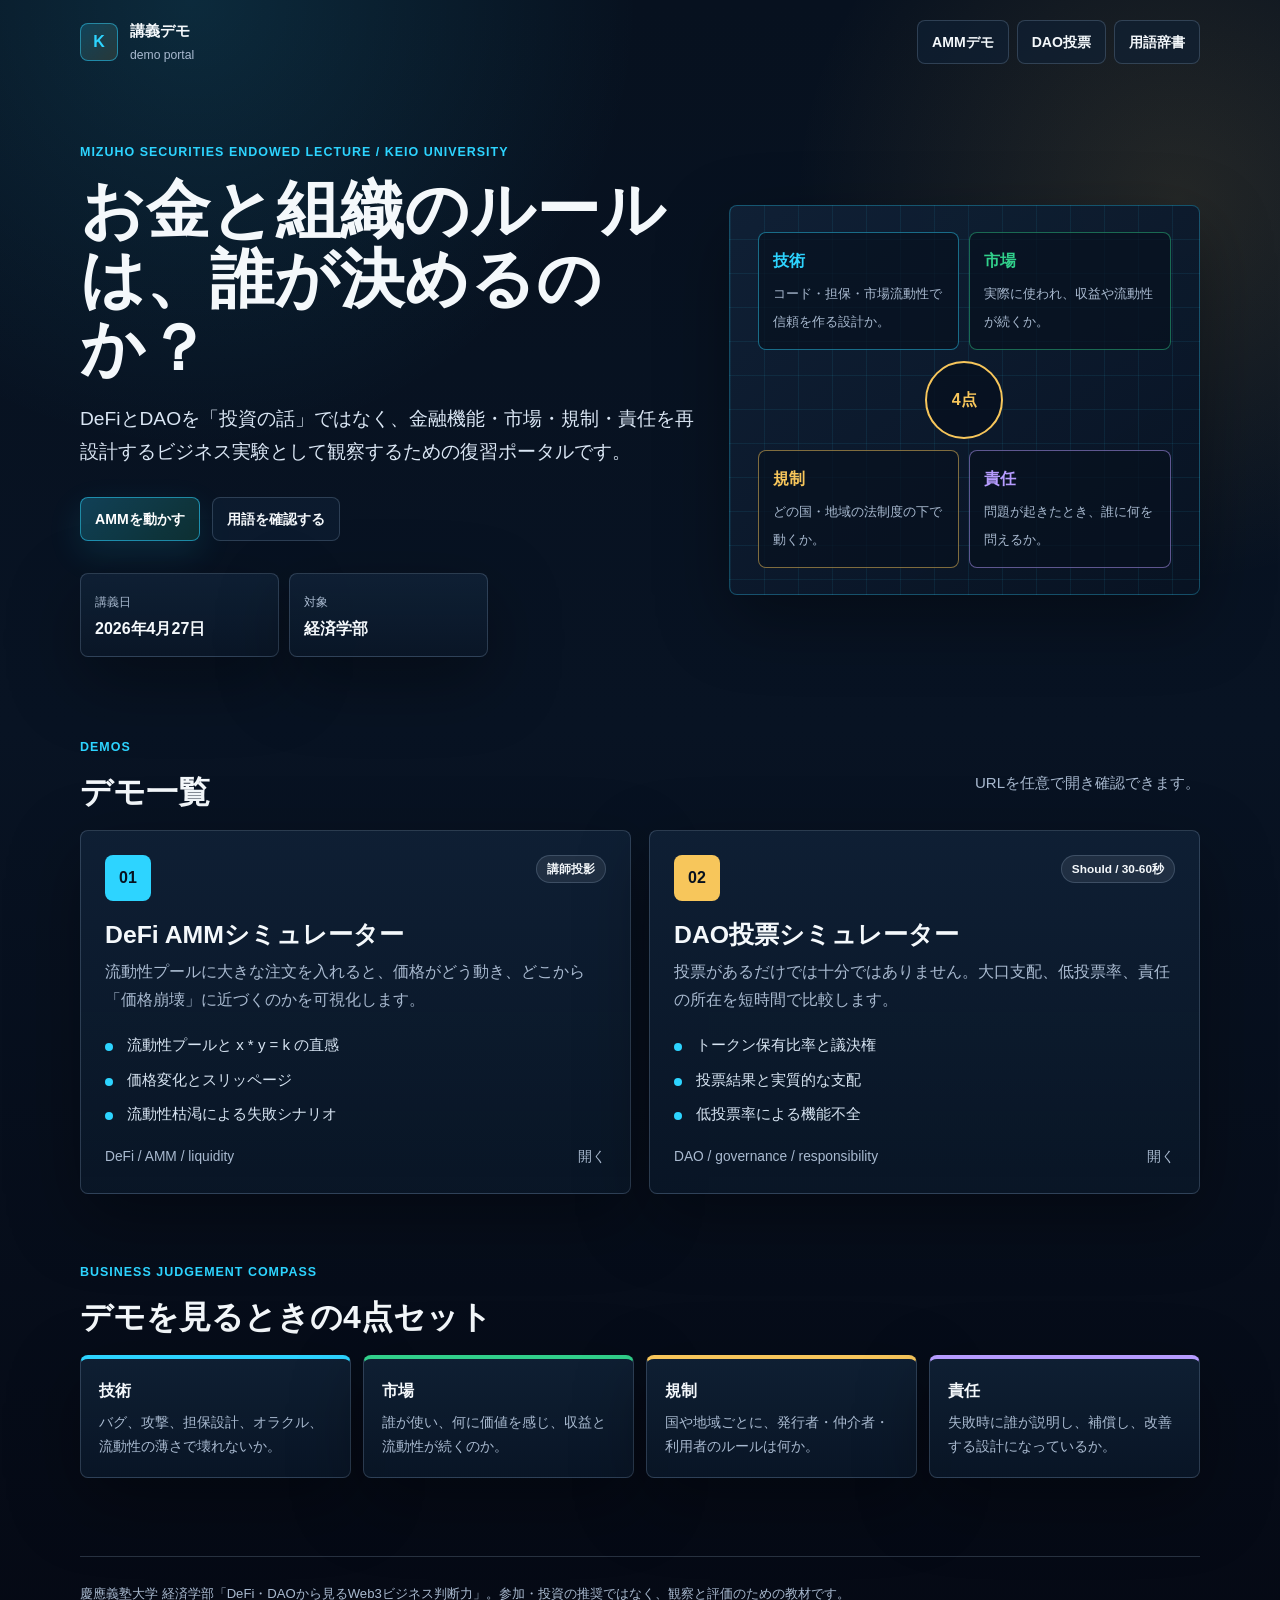
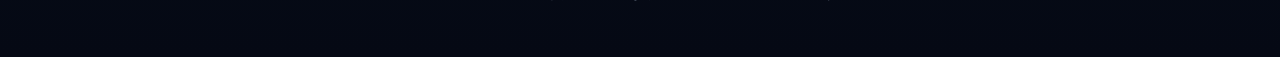
<file: docs/index.html>
<!doctype html>
<html lang="ja">
<head>
  <meta charset="utf-8">
  <meta name="viewport" content="width=device-width, initial-scale=1">
  <title>DeFi・DAOから見るWeb3ビジネス判断力</title>
  <link rel="stylesheet" href="assets/styles.css">
</head>
<body>
  <header class="site-shell topbar">
    <a class="brand" href="index.html">
      <span class="brand-mark">K</span>
      <span class="brand-text">
        <span class="brand-title">講義デモ</span>
        <span class="brand-subtitle">demo portal</span>
      </span>
    </a>
    <nav class="nav" aria-label="主要ページ">
      <a href="samples/01_defi_amm/index.html">AMMデモ</a>
      <a href="samples/02_dao_vote/index.html">DAO投票</a>
      <a href="glossary.html">用語辞書</a>
    </nav>
  </header>

  <main>
    <section class="hero">
      <div class="site-shell hero-grid">
        <div>
          <p class="eyebrow">Mizuho Securities endowed lecture / Keio University</p>
          <h1>お金と組織のルールは、誰が決めるのか？</h1>
          <p class="lead">DeFiとDAOを「投資の話」ではなく、金融機能・市場・規制・責任を再設計するビジネス実験として観察するための復習ポータルです。</p>
          <div class="hero-actions">
            <a class="solid-button" href="samples/01_defi_amm/index.html">AMMを動かす</a>
            <a class="ghost-button" href="glossary.html">用語を確認する</a>
          </div>
          <div class="hero-meta" aria-label="講義情報">
            <div class="meta-tile">
              <span class="meta-label">講義日</span>
              <span class="meta-value">2026年4月27日</span>
            </div>
            <div class="meta-tile">
              <span class="meta-label">対象</span>
              <span class="meta-value">経済学部</span>
            </div>
          </div>
        </div>

        <div class="compass" aria-label="4点評価セット">
          <div class="compass-axis axis-tech">
            <b style="color:var(--cyan)">技術</b>
            <span>コード・担保・市場流動性で信頼を作る設計か。</span>
          </div>
          <div class="compass-axis axis-market">
            <b style="color:var(--green)">市場</b>
            <span>実際に使われ、収益や流動性が続くか。</span>
          </div>
          <div class="compass-axis axis-reg">
            <b style="color:var(--gold)">規制</b>
            <span>どの国・地域の法制度の下で動くか。</span>
          </div>
          <div class="compass-axis axis-resp">
            <b style="color:var(--purple)">責任</b>
            <span>問題が起きたとき、誰に何を問えるか。</span>
          </div>
          <div class="compass-center">4点</div>
        </div>
      </div>
    </section>

    <section class="site-shell section" id="demos">
      <div class="section-header">
        <div>
          <p class="section-kicker">demos</p>
          <h2 class="section-title">デモ一覧</h2>
        </div>
        <p class="section-note">URLを任意で開き確認できます。</p>
      </div>

      <div class="demo-grid">
        <a class="demo-card" href="samples/01_defi_amm/index.html">
          <div>
            <div class="demo-top">
              <span class="demo-number">01</span>
              <span class="pill">講師投影</span>
            </div>
            <h3>DeFi AMMシミュレーター</h3>
            <p>流動性プールに大きな注文を入れると、価格がどう動き、どこから「価格崩壊」に近づくのかを可視化します。</p>
            <ul class="check-list">
              <li>流動性プールと x * y = k の直感</li>
              <li>価格変化とスリッページ</li>
              <li>流動性枯渇による失敗シナリオ</li>
            </ul>
          </div>
          <div class="card-footer">
            <span>DeFi / AMM / liquidity</span>
            <span>開く</span>
          </div>
        </a>

        <a class="demo-card" href="samples/02_dao_vote/index.html">
          <div>
            <div class="demo-top">
              <span class="demo-number gold">02</span>
              <span class="pill">Should / 30-60秒</span>
            </div>
            <h3>DAO投票シミュレーター</h3>
            <p>投票があるだけでは十分ではありません。大口支配、低投票率、責任の所在を短時間で比較します。</p>
            <ul class="check-list">
              <li>トークン保有比率と議決権</li>
              <li>投票結果と実質的な支配</li>
              <li>低投票率による機能不全</li>
            </ul>
          </div>
          <div class="card-footer">
            <span>DAO / governance / responsibility</span>
            <span>開く</span>
          </div>
        </a>
      </div>
    </section>

    <section class="site-shell section">
      <div class="section-header">
        <div>
          <p class="section-kicker">Business judgement compass</p>
          <h2 class="section-title">デモを見るときの4点セット</h2>
        </div>
      </div>
      <div class="axis-grid">
        <div class="axis-tile accent-tech">
          <h3>技術</h3>
          <p>バグ、攻撃、担保設計、オラクル、流動性の薄さで壊れないか。</p>
        </div>
        <div class="axis-tile accent-market">
          <h3>市場</h3>
          <p>誰が使い、何に価値を感じ、収益と流動性が続くのか。</p>
        </div>
        <div class="axis-tile accent-reg">
          <h3>規制</h3>
          <p>国や地域ごとに、発行者・仲介者・利用者のルールは何か。</p>
        </div>
        <div class="axis-tile accent-resp">
          <h3>責任</h3>
          <p>失敗時に誰が説明し、補償し、改善する設計になっているか。</p>
        </div>
      </div>
    </section>
  </main>

  <footer class="site-shell footer">
    <p>慶應義塾大学 経済学部「DeFi・DAOから見るWeb3ビジネス判断力」。参加・投資の推奨ではなく、観察と評価のための教材です。</p>
  </footer>
</body>
</html>
</file>
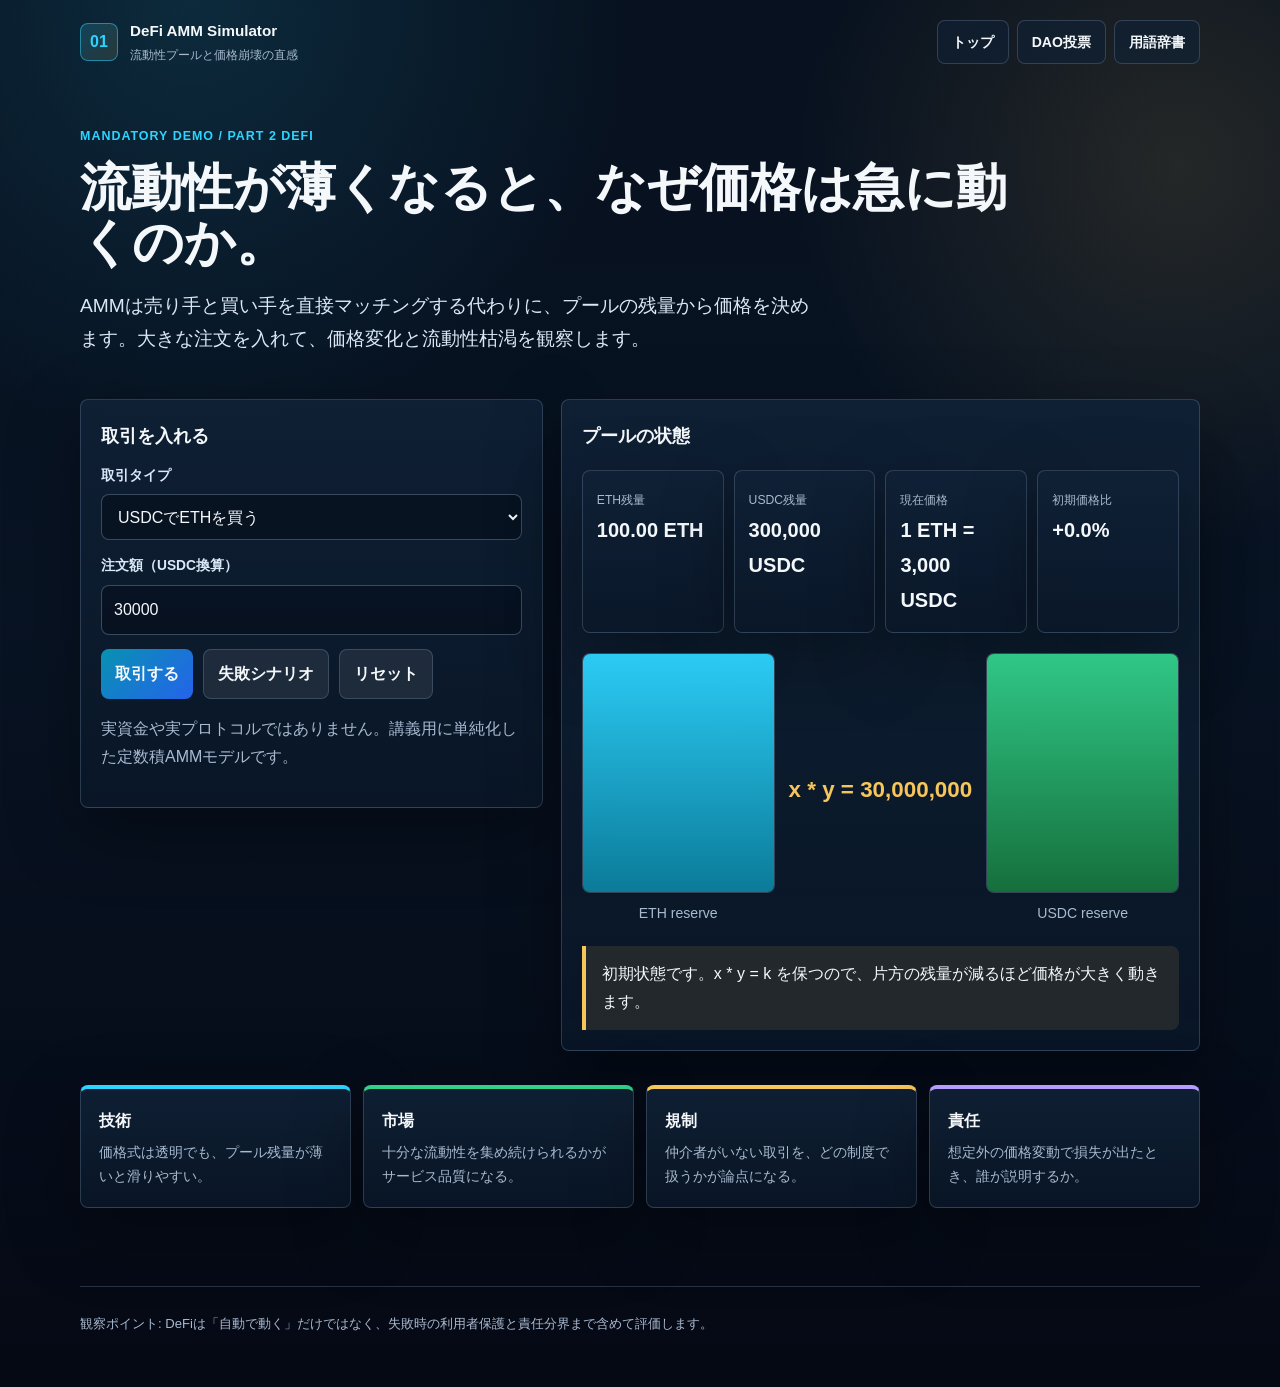
<file: docs/samples/01_defi_amm/index.html>
<!doctype html>
<html lang="ja">
<head>
  <meta charset="utf-8">
  <meta name="viewport" content="width=device-width, initial-scale=1">
  <title>DeFi AMMシミュレーター</title>
  <link rel="stylesheet" href="../../assets/styles.css">
</head>
<body data-demo="amm">
  <header class="site-shell topbar">
    <a class="brand" href="../../index.html">
      <span class="brand-mark">01</span>
      <span class="brand-text">
        <span class="brand-title">DeFi AMM Simulator</span>
        <span class="brand-subtitle">流動性プールと価格崩壊の直感</span>
      </span>
    </a>
    <nav class="nav" aria-label="主要ページ">
      <a href="../../index.html">トップ</a>
      <a href="../02_dao_vote/index.html">DAO投票</a>
      <a href="../../glossary.html">用語辞書</a>
    </nav>
  </header>

  <main class="site-shell">
    <section class="page-hero">
      <p class="eyebrow">Mandatory demo / Part 2 DeFi</p>
      <h1>流動性が薄くなると、なぜ価格は急に動くのか。</h1>
      <p class="lead">AMMは売り手と買い手を直接マッチングする代わりに、プールの残量から価格を決めます。大きな注文を入れて、価格変化と流動性枯渇を観察します。</p>
    </section>

    <section class="workspace" aria-label="AMMデモ">
      <div class="control-panel">
        <h2>取引を入れる</h2>
        <div class="field">
          <label for="action">取引タイプ</label>
          <select id="action" data-action>
            <option value="buy">USDCでETHを買う</option>
            <option value="sell">ETHを売ってUSDCを受け取る</option>
          </select>
        </div>
        <div class="field">
          <label for="amount">注文額（USDC換算）</label>
          <input id="amount" data-amount type="number" min="1" step="1000" value="30000">
        </div>
        <div class="button-row">
          <button class="primary-button" data-trade type="button">取引する</button>
          <button class="secondary-button" data-stress type="button">失敗シナリオ</button>
          <button class="secondary-button" data-reset type="button">リセット</button>
        </div>
        <p class="muted" style="margin-top:16px">実資金や実プロトコルではありません。講義用に単純化した定数積AMMモデルです。</p>
      </div>

      <div class="result-panel">
        <h2>プールの状態</h2>
        <div class="stat-grid">
          <div class="stat-tile">
            <span class="small-label">ETH残量</span>
            <span class="stat-value" data-eth>100.00 ETH</span>
          </div>
          <div class="stat-tile">
            <span class="small-label">USDC残量</span>
            <span class="stat-value" data-usdc>300,000 USDC</span>
          </div>
          <div class="stat-tile">
            <span class="small-label">現在価格</span>
            <span class="stat-value" data-price>1 ETH = 3,000 USDC</span>
          </div>
          <div class="stat-tile">
            <span class="small-label">初期価格比</span>
            <span class="stat-value" data-slippage>+0.0%</span>
          </div>
        </div>

        <div class="pool-visual" aria-label="流動性プールの残量">
          <div>
            <div class="tank"><div class="tank-fill eth-fill" data-eth-fill></div></div>
            <div class="tank-label">ETH reserve</div>
          </div>
          <div class="formula">x * y = <span data-k>30,000,000</span></div>
          <div>
            <div class="tank"><div class="tank-fill usdc-fill" data-usdc-fill></div></div>
            <div class="tank-label">USDC reserve</div>
          </div>
        </div>

        <div data-result class="insight"></div>
      </div>
    </section>

    <section class="section">
      <div class="axis-grid">
        <div class="axis-tile accent-tech">
          <h3>技術</h3>
          <p>価格式は透明でも、プール残量が薄いと滑りやすい。</p>
        </div>
        <div class="axis-tile accent-market">
          <h3>市場</h3>
          <p>十分な流動性を集め続けられるかがサービス品質になる。</p>
        </div>
        <div class="axis-tile accent-reg">
          <h3>規制</h3>
          <p>仲介者がいない取引を、どの制度で扱うかが論点になる。</p>
        </div>
        <div class="axis-tile accent-resp">
          <h3>責任</h3>
          <p>想定外の価格変動で損失が出たとき、誰が説明するか。</p>
        </div>
      </div>
    </section>
  </main>

  <footer class="site-shell footer">
    <p>観察ポイント: DeFiは「自動で動く」だけではなく、失敗時の利用者保護と責任分界まで含めて評価します。</p>
  </footer>
  <script src="../../assets/site.js"></script>
</body>
</html>
</file>
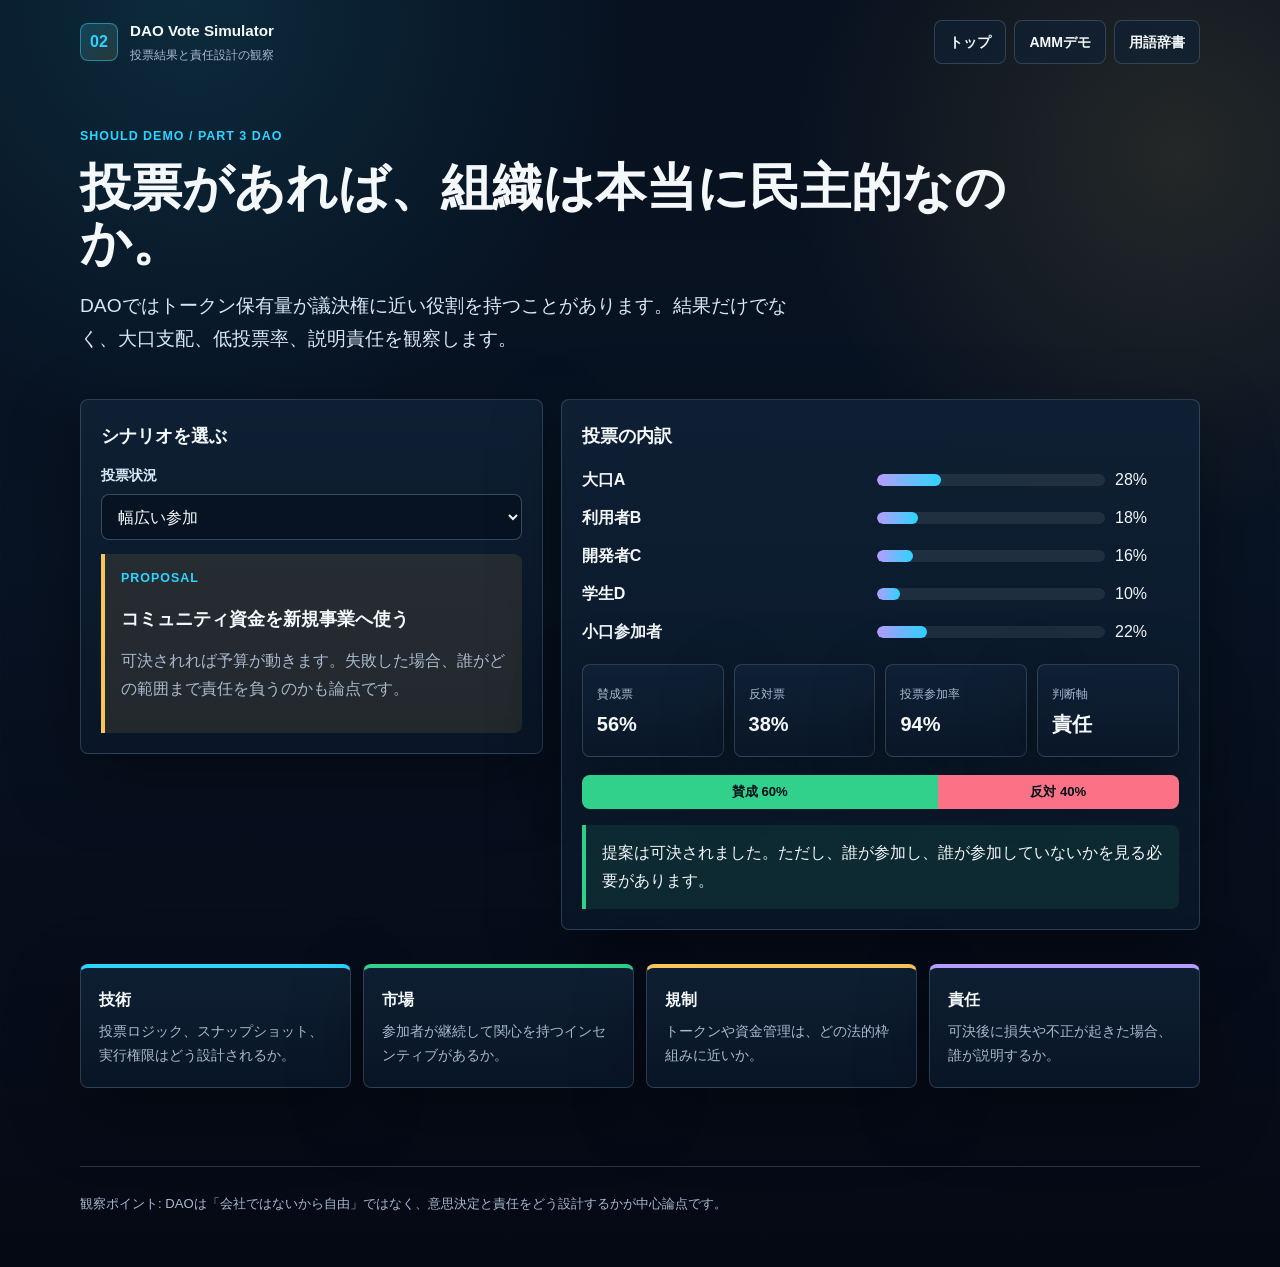
<file: docs/samples/02_dao_vote/index.html>
<!doctype html>
<html lang="ja">
<head>
  <meta charset="utf-8">
  <meta name="viewport" content="width=device-width, initial-scale=1">
  <title>DAO投票シミュレーター</title>
  <link rel="stylesheet" href="../../assets/styles.css">
</head>
<body data-demo="dao">
  <header class="site-shell topbar">
    <a class="brand" href="../../index.html">
      <span class="brand-mark">02</span>
      <span class="brand-text">
        <span class="brand-title">DAO Vote Simulator</span>
        <span class="brand-subtitle">投票結果と責任設計の観察</span>
      </span>
    </a>
    <nav class="nav" aria-label="主要ページ">
      <a href="../../index.html">トップ</a>
      <a href="../01_defi_amm/index.html">AMMデモ</a>
      <a href="../../glossary.html">用語辞書</a>
    </nav>
  </header>

  <main class="site-shell">
    <section class="page-hero">
      <p class="eyebrow">Should demo / Part 3 DAO</p>
      <h1>投票があれば、組織は本当に民主的なのか。</h1>
      <p class="lead">DAOではトークン保有量が議決権に近い役割を持つことがあります。結果だけでなく、大口支配、低投票率、説明責任を観察します。</p>
    </section>

    <section class="workspace" aria-label="DAO投票デモ">
      <div class="control-panel">
        <h2>シナリオを選ぶ</h2>
        <div class="field">
          <label for="scenario">投票状況</label>
          <select id="scenario" data-scenario>
            <option value="balanced">幅広い参加</option>
            <option value="whale">大口支配</option>
            <option value="low">低投票率</option>
          </select>
        </div>
        <div class="insight">
          <p class="section-kicker">Proposal</p>
          <h2>コミュニティ資金を新規事業へ使う</h2>
          <p class="muted">可決されれば予算が動きます。失敗した場合、誰がどの範囲まで責任を負うのかも論点です。</p>
        </div>
      </div>

      <div class="result-panel">
        <h2>投票の内訳</h2>
        <div class="vote-list" data-voters></div>

        <div class="stat-grid">
          <div class="stat-tile">
            <span class="small-label">賛成票</span>
            <span class="stat-value" data-yes>50%</span>
          </div>
          <div class="stat-tile">
            <span class="small-label">反対票</span>
            <span class="stat-value" data-no>38%</span>
          </div>
          <div class="stat-tile">
            <span class="small-label">投票参加率</span>
            <span class="stat-value" data-turnout>94%</span>
          </div>
          <div class="stat-tile">
            <span class="small-label">判断軸</span>
            <span class="stat-value">責任</span>
          </div>
        </div>

        <div class="vote-meter" aria-label="賛否比率">
          <div class="vote-yes" data-meter-yes></div>
          <div class="vote-no" data-meter-no></div>
        </div>
        <div data-result class="insight" style="margin-top:16px"></div>
      </div>
    </section>

    <section class="section">
      <div class="axis-grid">
        <div class="axis-tile accent-tech">
          <h3>技術</h3>
          <p>投票ロジック、スナップショット、実行権限はどう設計されるか。</p>
        </div>
        <div class="axis-tile accent-market">
          <h3>市場</h3>
          <p>参加者が継続して関心を持つインセンティブがあるか。</p>
        </div>
        <div class="axis-tile accent-reg">
          <h3>規制</h3>
          <p>トークンや資金管理は、どの法的枠組みに近いか。</p>
        </div>
        <div class="axis-tile accent-resp">
          <h3>責任</h3>
          <p>可決後に損失や不正が起きた場合、誰が説明するか。</p>
        </div>
      </div>
    </section>
  </main>

  <footer class="site-shell footer">
    <p>観察ポイント: DAOは「会社ではないから自由」ではなく、意思決定と責任をどう設計するかが中心論点です。</p>
  </footer>
  <script src="../../assets/site.js"></script>
</body>
</html>
</file>
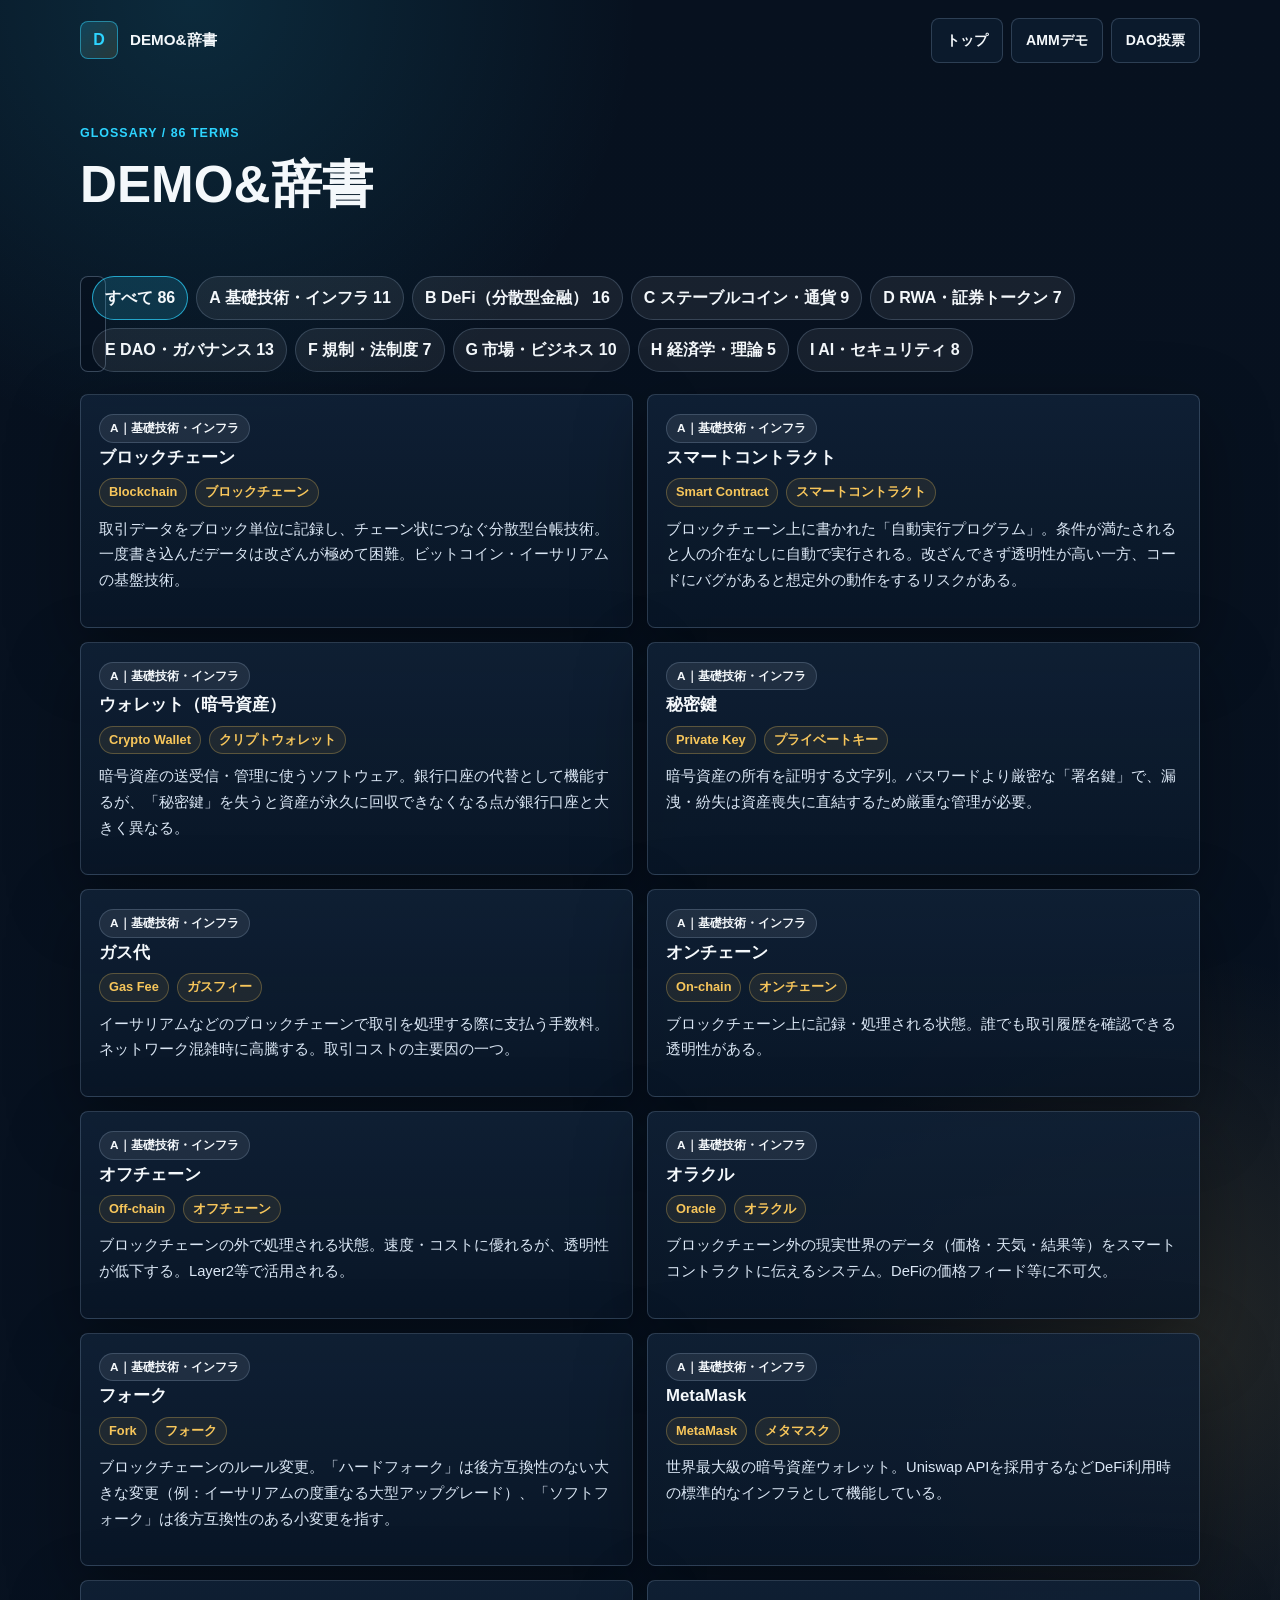
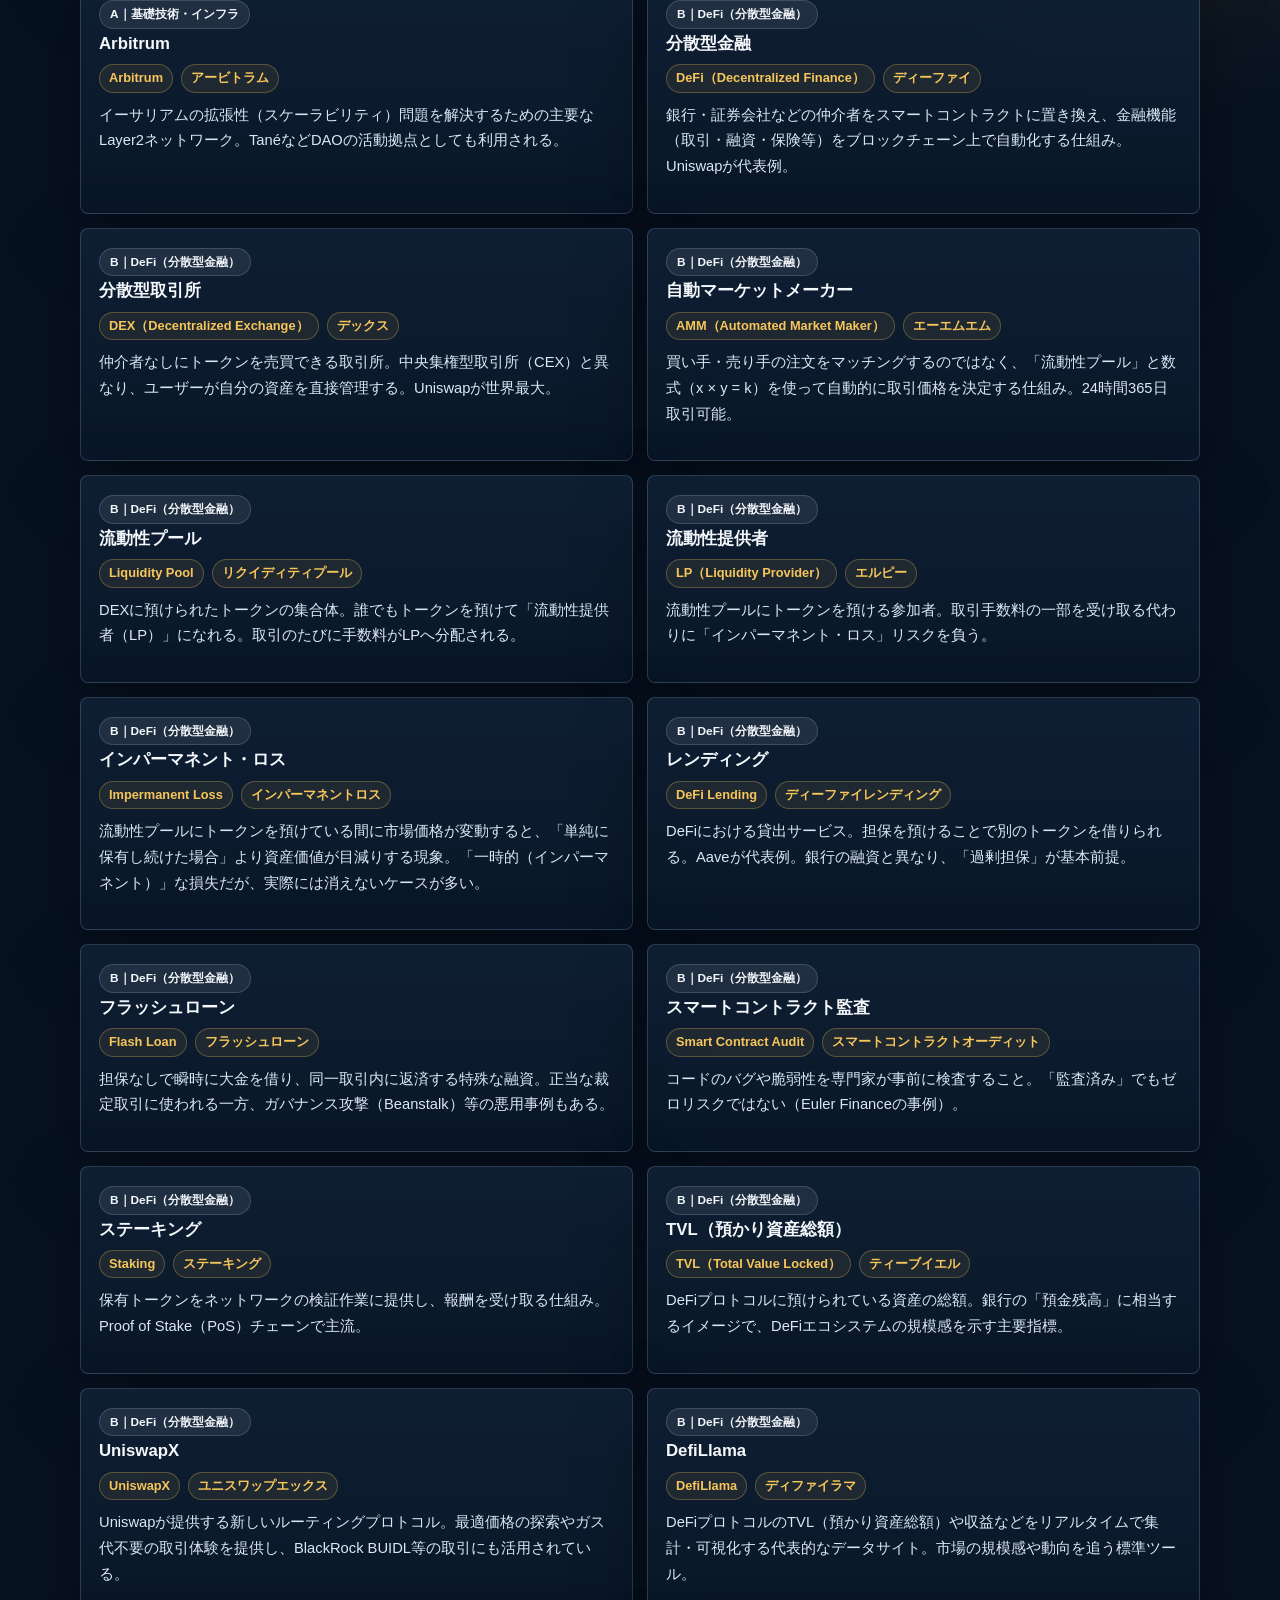
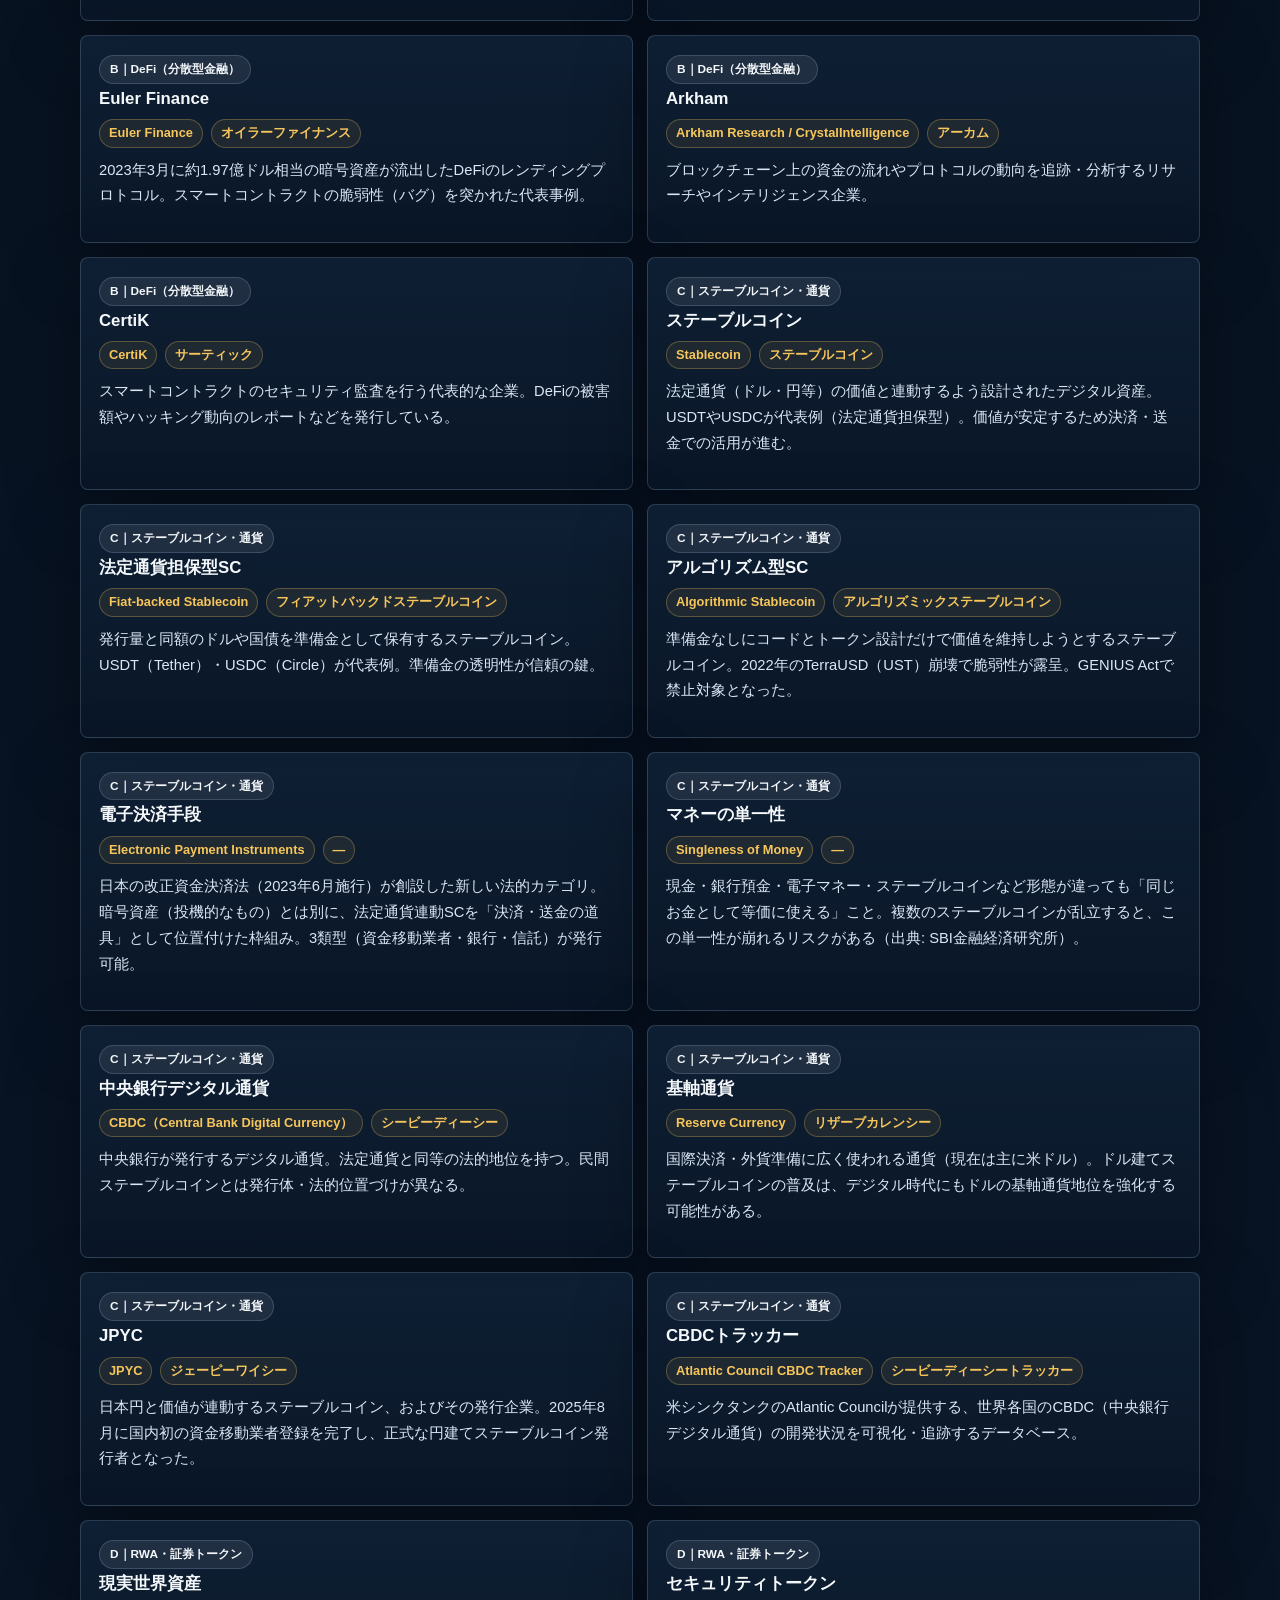
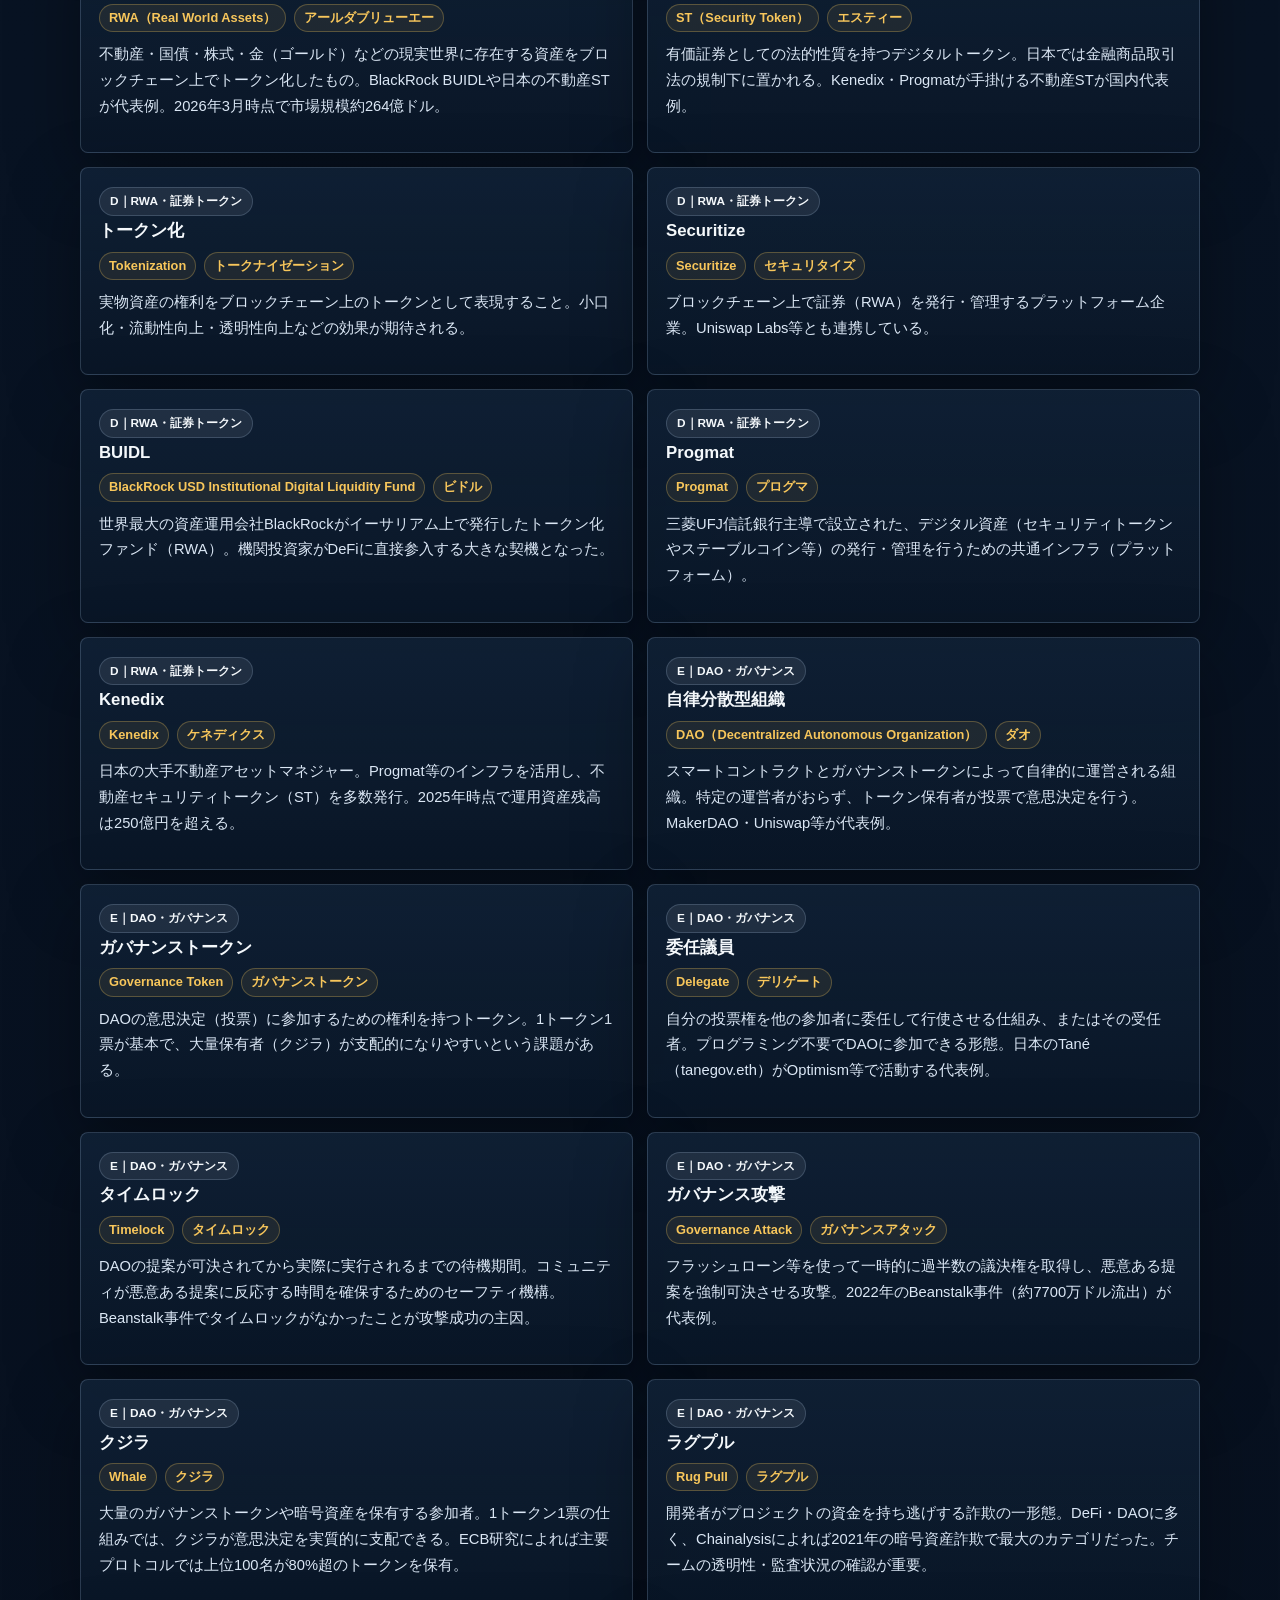
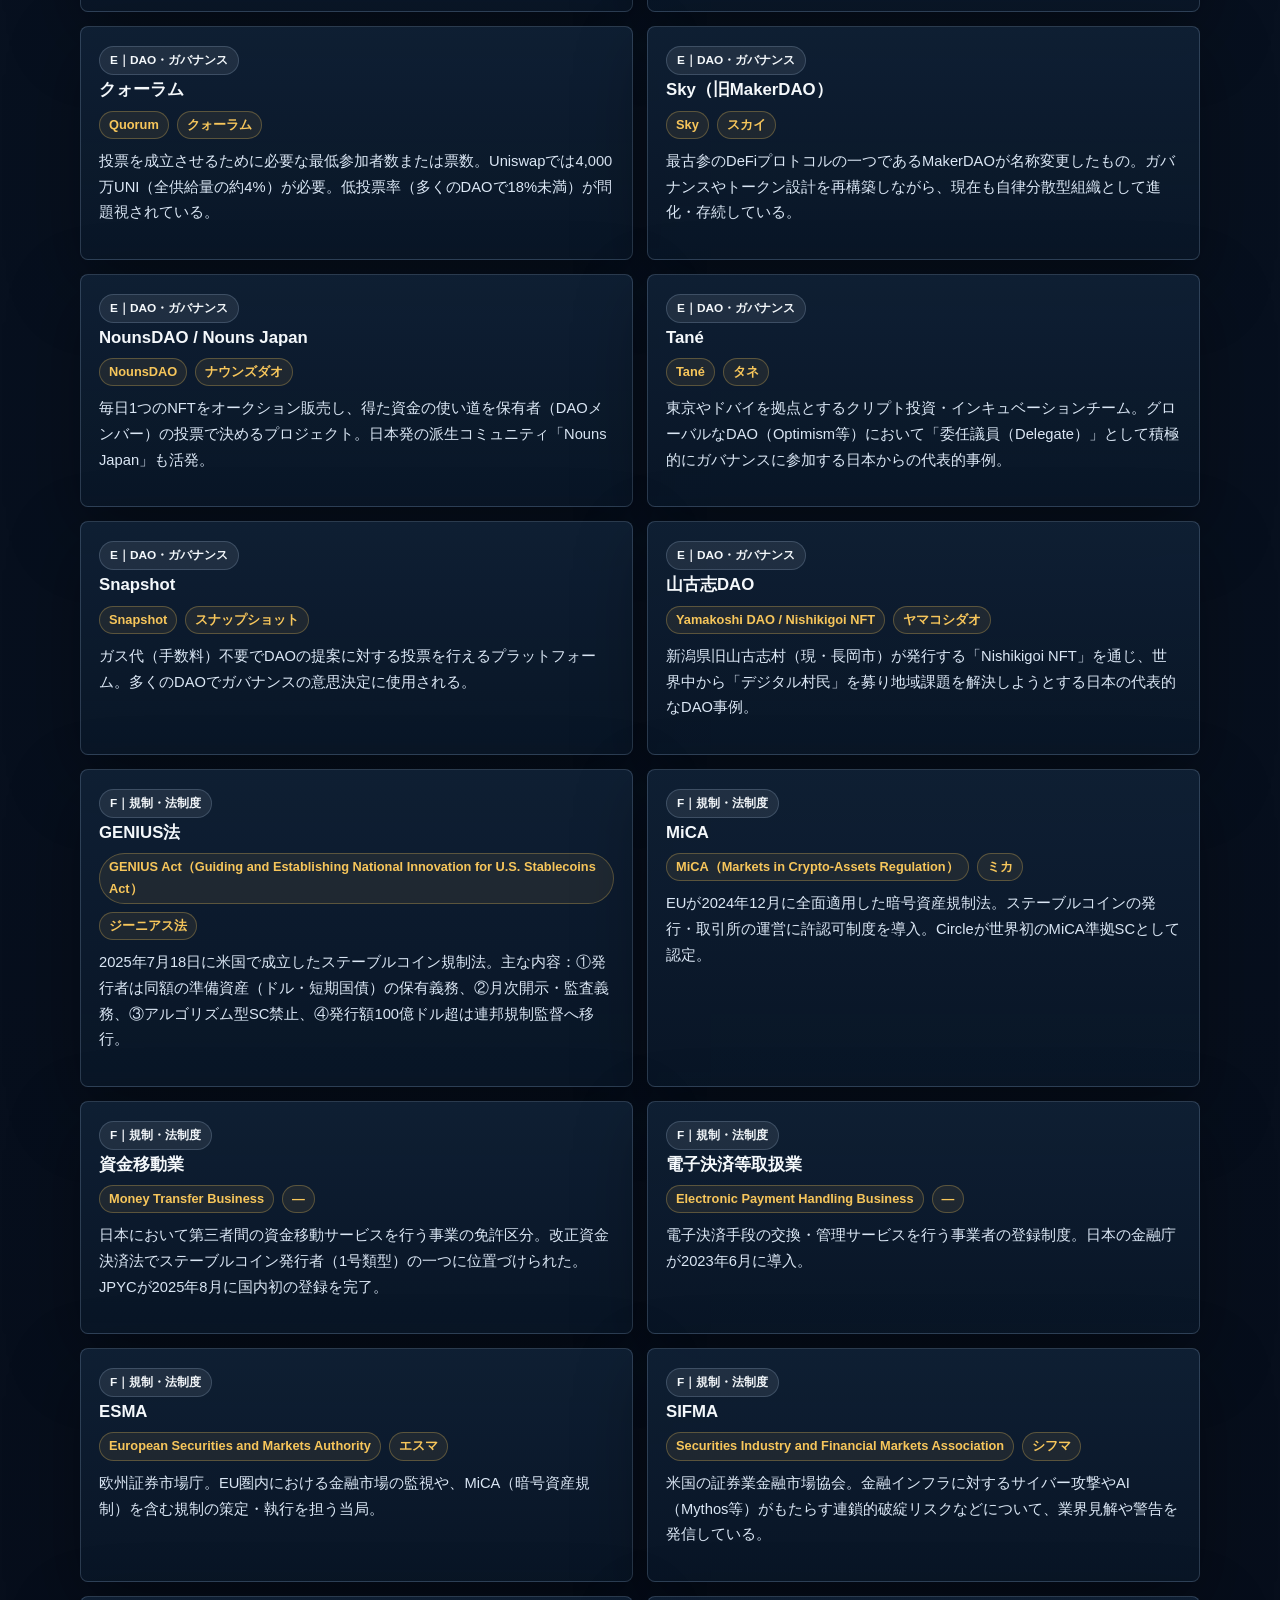
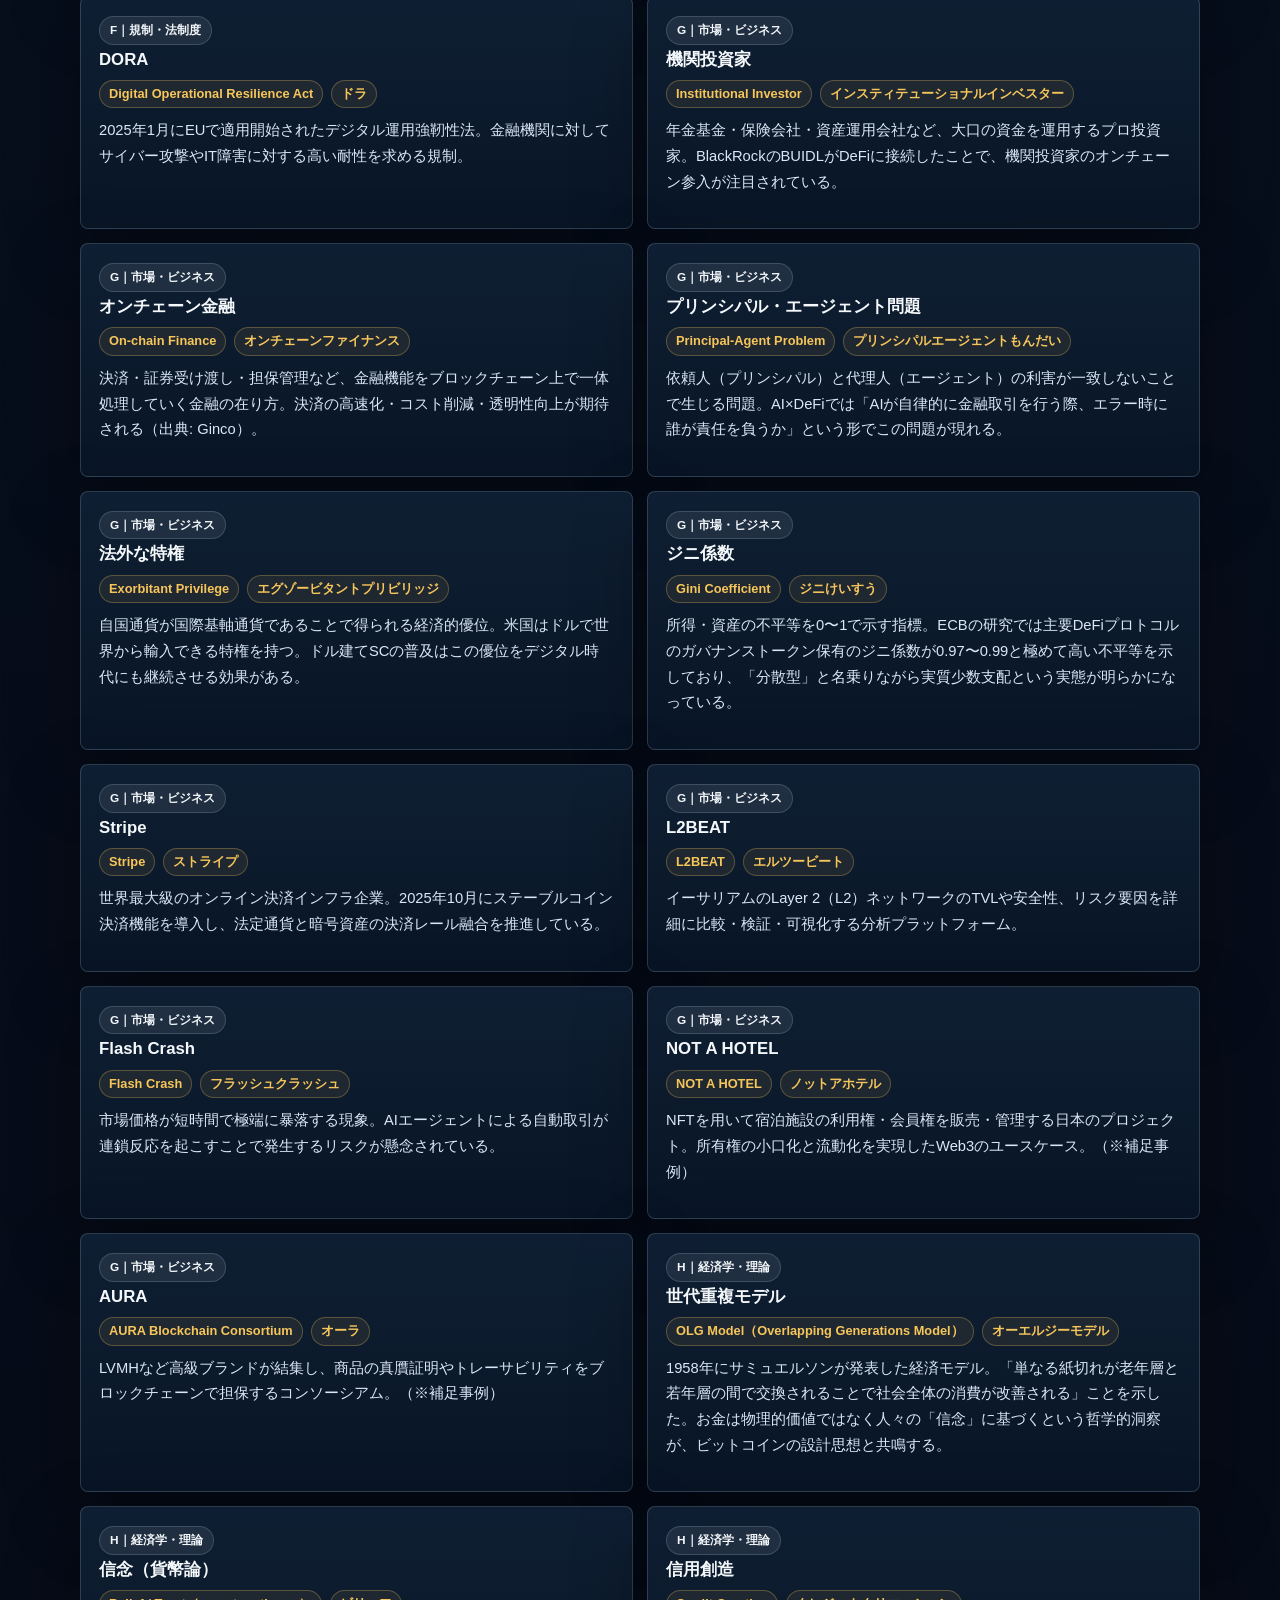
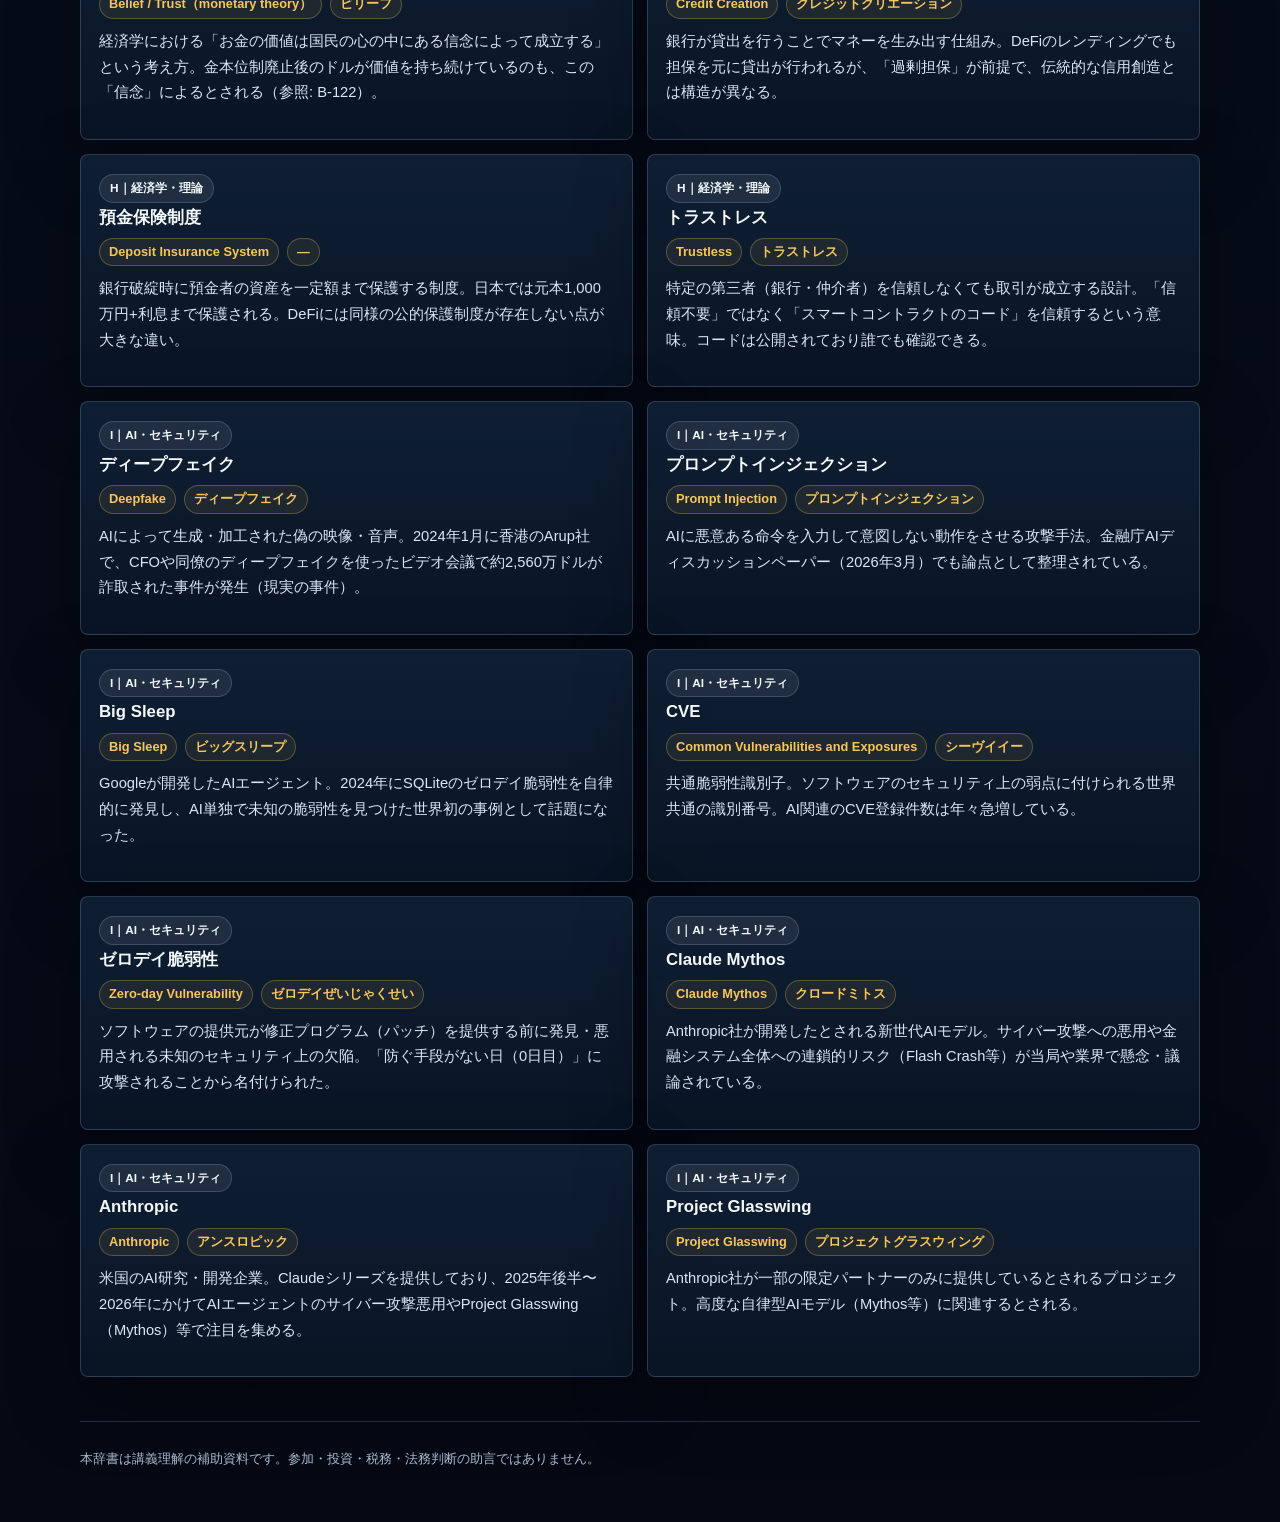
<file: docs/glossary.html>
<!doctype html>
<html lang="ja">
<head>
  <meta charset="utf-8">
  <meta name="viewport" content="width=device-width, initial-scale=1">
  <title>DEMO&amp;辞書</title>
  <link rel="stylesheet" href="assets/styles.css">
</head>
<body data-glossary>
  <header class="site-shell topbar">
    <a class="brand" href="index.html">
      <span class="brand-mark">D</span>
      <span class="brand-text">
        <span class="brand-title">DEMO&amp;辞書</span>
      </span>
    </a>
    <nav class="nav" aria-label="主要ページ">
      <a href="index.html">トップ</a>
      <a href="samples/01_defi_amm/index.html">AMMデモ</a>
      <a href="samples/02_dao_vote/index.html">DAO投票</a>
    </nav>
  </header>

  <main class="site-shell">
    <section class="page-hero">
      <p class="eyebrow">Glossary / 86 terms</p>
      <h1>DEMO&amp;辞書</h1>
    </section>

    <section>
      <div class="terms-toolbar">
        <input data-search type="search" placeholder="例: AMM、BUIDL、Claude Mythos、電子決済手段、GENIUS法">
        <div class="category-tabs" aria-label="カテゴリ">
          <button class="active" data-category="all" type="button">すべて <span>86</span></button>
          <button data-category="cat-a" type="button">A 基礎技術・インフラ <span>11</span></button>
          <button data-category="cat-b" type="button">B DeFi（分散型金融） <span>16</span></button>
          <button data-category="cat-c" type="button">C ステーブルコイン・通貨 <span>9</span></button>
          <button data-category="cat-d" type="button">D RWA・証券トークン <span>7</span></button>
          <button data-category="cat-e" type="button">E DAO・ガバナンス <span>13</span></button>
          <button data-category="cat-f" type="button">F 規制・法制度 <span>7</span></button>
          <button data-category="cat-g" type="button">G 市場・ビジネス <span>10</span></button>
          <button data-category="cat-h" type="button">H 経済学・理論 <span>5</span></button>
          <button data-category="cat-i" type="button">I AI・セキュリティ <span>8</span></button>
        </div>
      </div>

      <div class="term-grid">
        <article class="term-card" data-term-card data-category="cat-a">
          <span class="pill">A｜基礎技術・インフラ</span>
          <h2>ブロックチェーン</h2>
          <div class="term-meta">
            <span>Blockchain</span>
            <span>ブロックチェーン</span>
          </div>
          <p>取引データをブロック単位に記録し、チェーン状につなぐ分散型台帳技術。一度書き込んだデータは改ざんが極めて困難。ビットコイン・イーサリアムの基盤技術。</p>
        </article>

        <article class="term-card" data-term-card data-category="cat-a">
          <span class="pill">A｜基礎技術・インフラ</span>
          <h2>スマートコントラクト</h2>
          <div class="term-meta">
            <span>Smart Contract</span>
            <span>スマートコントラクト</span>
          </div>
          <p>ブロックチェーン上に書かれた「自動実行プログラム」。条件が満たされると人の介在なしに自動で実行される。改ざんできず透明性が高い一方、コードにバグがあると想定外の動作をするリスクがある。</p>
        </article>

        <article class="term-card" data-term-card data-category="cat-a">
          <span class="pill">A｜基礎技術・インフラ</span>
          <h2>ウォレット（暗号資産）</h2>
          <div class="term-meta">
            <span>Crypto Wallet</span>
            <span>クリプトウォレット</span>
          </div>
          <p>暗号資産の送受信・管理に使うソフトウェア。銀行口座の代替として機能するが、「秘密鍵」を失うと資産が永久に回収できなくなる点が銀行口座と大きく異なる。</p>
        </article>

        <article class="term-card" data-term-card data-category="cat-a">
          <span class="pill">A｜基礎技術・インフラ</span>
          <h2>秘密鍵</h2>
          <div class="term-meta">
            <span>Private Key</span>
            <span>プライベートキー</span>
          </div>
          <p>暗号資産の所有を証明する文字列。パスワードより厳密な「署名鍵」で、漏洩・紛失は資産喪失に直結するため厳重な管理が必要。</p>
        </article>

        <article class="term-card" data-term-card data-category="cat-a">
          <span class="pill">A｜基礎技術・インフラ</span>
          <h2>ガス代</h2>
          <div class="term-meta">
            <span>Gas Fee</span>
            <span>ガスフィー</span>
          </div>
          <p>イーサリアムなどのブロックチェーンで取引を処理する際に支払う手数料。ネットワーク混雑時に高騰する。取引コストの主要因の一つ。</p>
        </article>

        <article class="term-card" data-term-card data-category="cat-a">
          <span class="pill">A｜基礎技術・インフラ</span>
          <h2>オンチェーン</h2>
          <div class="term-meta">
            <span>On-chain</span>
            <span>オンチェーン</span>
          </div>
          <p>ブロックチェーン上に記録・処理される状態。誰でも取引履歴を確認できる透明性がある。</p>
        </article>

        <article class="term-card" data-term-card data-category="cat-a">
          <span class="pill">A｜基礎技術・インフラ</span>
          <h2>オフチェーン</h2>
          <div class="term-meta">
            <span>Off-chain</span>
            <span>オフチェーン</span>
          </div>
          <p>ブロックチェーンの外で処理される状態。速度・コストに優れるが、透明性が低下する。Layer2等で活用される。</p>
        </article>

        <article class="term-card" data-term-card data-category="cat-a">
          <span class="pill">A｜基礎技術・インフラ</span>
          <h2>オラクル</h2>
          <div class="term-meta">
            <span>Oracle</span>
            <span>オラクル</span>
          </div>
          <p>ブロックチェーン外の現実世界のデータ（価格・天気・結果等）をスマートコントラクトに伝えるシステム。DeFiの価格フィード等に不可欠。</p>
        </article>

        <article class="term-card" data-term-card data-category="cat-a">
          <span class="pill">A｜基礎技術・インフラ</span>
          <h2>フォーク</h2>
          <div class="term-meta">
            <span>Fork</span>
            <span>フォーク</span>
          </div>
          <p>ブロックチェーンのルール変更。「ハードフォーク」は後方互換性のない大きな変更（例：イーサリアムの度重なる大型アップグレード）、「ソフトフォーク」は後方互換性のある小変更を指す。</p>
        </article>

        <article class="term-card" data-term-card data-category="cat-a">
          <span class="pill">A｜基礎技術・インフラ</span>
          <h2>MetaMask</h2>
          <div class="term-meta">
            <span>MetaMask</span>
            <span>メタマスク</span>
          </div>
          <p>世界最大級の暗号資産ウォレット。Uniswap APIを採用するなどDeFi利用時の標準的なインフラとして機能している。</p>
        </article>

        <article class="term-card" data-term-card data-category="cat-a">
          <span class="pill">A｜基礎技術・インフラ</span>
          <h2>Arbitrum</h2>
          <div class="term-meta">
            <span>Arbitrum</span>
            <span>アービトラム</span>
          </div>
          <p>イーサリアムの拡張性（スケーラビリティ）問題を解決するための主要なLayer2ネットワーク。TanéなどDAOの活動拠点としても利用される。</p>
        </article>

        <article class="term-card" data-term-card data-category="cat-b">
          <span class="pill">B｜DeFi（分散型金融）</span>
          <h2>分散型金融</h2>
          <div class="term-meta">
            <span>DeFi（Decentralized Finance）</span>
            <span>ディーファイ</span>
          </div>
          <p>銀行・証券会社などの仲介者をスマートコントラクトに置き換え、金融機能（取引・融資・保険等）をブロックチェーン上で自動化する仕組み。Uniswapが代表例。</p>
        </article>

        <article class="term-card" data-term-card data-category="cat-b">
          <span class="pill">B｜DeFi（分散型金融）</span>
          <h2>分散型取引所</h2>
          <div class="term-meta">
            <span>DEX（Decentralized Exchange）</span>
            <span>デックス</span>
          </div>
          <p>仲介者なしにトークンを売買できる取引所。中央集権型取引所（CEX）と異なり、ユーザーが自分の資産を直接管理する。Uniswapが世界最大。</p>
        </article>

        <article class="term-card" data-term-card data-category="cat-b">
          <span class="pill">B｜DeFi（分散型金融）</span>
          <h2>自動マーケットメーカー</h2>
          <div class="term-meta">
            <span>AMM（Automated Market Maker）</span>
            <span>エーエムエム</span>
          </div>
          <p>買い手・売り手の注文をマッチングするのではなく、「流動性プール」と数式（x × y = k）を使って自動的に取引価格を決定する仕組み。24時間365日取引可能。</p>
        </article>

        <article class="term-card" data-term-card data-category="cat-b">
          <span class="pill">B｜DeFi（分散型金融）</span>
          <h2>流動性プール</h2>
          <div class="term-meta">
            <span>Liquidity Pool</span>
            <span>リクイディティプール</span>
          </div>
          <p>DEXに預けられたトークンの集合体。誰でもトークンを預けて「流動性提供者（LP）」になれる。取引のたびに手数料がLPへ分配される。</p>
        </article>

        <article class="term-card" data-term-card data-category="cat-b">
          <span class="pill">B｜DeFi（分散型金融）</span>
          <h2>流動性提供者</h2>
          <div class="term-meta">
            <span>LP（Liquidity Provider）</span>
            <span>エルピー</span>
          </div>
          <p>流動性プールにトークンを預ける参加者。取引手数料の一部を受け取る代わりに「インパーマネント・ロス」リスクを負う。</p>
        </article>

        <article class="term-card" data-term-card data-category="cat-b">
          <span class="pill">B｜DeFi（分散型金融）</span>
          <h2>インパーマネント・ロス</h2>
          <div class="term-meta">
            <span>Impermanent Loss</span>
            <span>インパーマネントロス</span>
          </div>
          <p>流動性プールにトークンを預けている間に市場価格が変動すると、「単純に保有し続けた場合」より資産価値が目減りする現象。「一時的（インパーマネント）」な損失だが、実際には消えないケースが多い。</p>
        </article>

        <article class="term-card" data-term-card data-category="cat-b">
          <span class="pill">B｜DeFi（分散型金融）</span>
          <h2>レンディング</h2>
          <div class="term-meta">
            <span>DeFi Lending</span>
            <span>ディーファイレンディング</span>
          </div>
          <p>DeFiにおける貸出サービス。担保を預けることで別のトークンを借りられる。Aaveが代表例。銀行の融資と異なり、「過剰担保」が基本前提。</p>
        </article>

        <article class="term-card" data-term-card data-category="cat-b">
          <span class="pill">B｜DeFi（分散型金融）</span>
          <h2>フラッシュローン</h2>
          <div class="term-meta">
            <span>Flash Loan</span>
            <span>フラッシュローン</span>
          </div>
          <p>担保なしで瞬時に大金を借り、同一取引内に返済する特殊な融資。正当な裁定取引に使われる一方、ガバナンス攻撃（Beanstalk）等の悪用事例もある。</p>
        </article>

        <article class="term-card" data-term-card data-category="cat-b">
          <span class="pill">B｜DeFi（分散型金融）</span>
          <h2>スマートコントラクト監査</h2>
          <div class="term-meta">
            <span>Smart Contract Audit</span>
            <span>スマートコントラクトオーディット</span>
          </div>
          <p>コードのバグや脆弱性を専門家が事前に検査すること。「監査済み」でもゼロリスクではない（Euler Financeの事例）。</p>
        </article>

        <article class="term-card" data-term-card data-category="cat-b">
          <span class="pill">B｜DeFi（分散型金融）</span>
          <h2>ステーキング</h2>
          <div class="term-meta">
            <span>Staking</span>
            <span>ステーキング</span>
          </div>
          <p>保有トークンをネットワークの検証作業に提供し、報酬を受け取る仕組み。Proof of Stake（PoS）チェーンで主流。</p>
        </article>

        <article class="term-card" data-term-card data-category="cat-b">
          <span class="pill">B｜DeFi（分散型金融）</span>
          <h2>TVL（預かり資産総額）</h2>
          <div class="term-meta">
            <span>TVL（Total Value Locked）</span>
            <span>ティーブイエル</span>
          </div>
          <p>DeFiプロトコルに預けられている資産の総額。銀行の「預金残高」に相当するイメージで、DeFiエコシステムの規模感を示す主要指標。</p>
        </article>

        <article class="term-card" data-term-card data-category="cat-b">
          <span class="pill">B｜DeFi（分散型金融）</span>
          <h2>UniswapX</h2>
          <div class="term-meta">
            <span>UniswapX</span>
            <span>ユニスワップエックス</span>
          </div>
          <p>Uniswapが提供する新しいルーティングプロトコル。最適価格の探索やガス代不要の取引体験を提供し、BlackRock BUIDL等の取引にも活用されている。</p>
        </article>

        <article class="term-card" data-term-card data-category="cat-b">
          <span class="pill">B｜DeFi（分散型金融）</span>
          <h2>DefiLlama</h2>
          <div class="term-meta">
            <span>DefiLlama</span>
            <span>ディファイラマ</span>
          </div>
          <p>DeFiプロトコルのTVL（預かり資産総額）や収益などをリアルタイムで集計・可視化する代表的なデータサイト。市場の規模感や動向を追う標準ツール。</p>
        </article>

        <article class="term-card" data-term-card data-category="cat-b">
          <span class="pill">B｜DeFi（分散型金融）</span>
          <h2>Euler Finance</h2>
          <div class="term-meta">
            <span>Euler Finance</span>
            <span>オイラーファイナンス</span>
          </div>
          <p>2023年3月に約1.97億ドル相当の暗号資産が流出したDeFiのレンディングプロトコル。スマートコントラクトの脆弱性（バグ）を突かれた代表事例。</p>
        </article>

        <article class="term-card" data-term-card data-category="cat-b">
          <span class="pill">B｜DeFi（分散型金融）</span>
          <h2>Arkham</h2>
          <div class="term-meta">
            <span>Arkham Research / CrystalIntelligence</span>
            <span>アーカム</span>
          </div>
          <p>ブロックチェーン上の資金の流れやプロトコルの動向を追跡・分析するリサーチやインテリジェンス企業。</p>
        </article>

        <article class="term-card" data-term-card data-category="cat-b">
          <span class="pill">B｜DeFi（分散型金融）</span>
          <h2>CertiK</h2>
          <div class="term-meta">
            <span>CertiK</span>
            <span>サーティック</span>
          </div>
          <p>スマートコントラクトのセキュリティ監査を行う代表的な企業。DeFiの被害額やハッキング動向のレポートなどを発行している。</p>
        </article>

        <article class="term-card" data-term-card data-category="cat-c">
          <span class="pill">C｜ステーブルコイン・通貨</span>
          <h2>ステーブルコイン</h2>
          <div class="term-meta">
            <span>Stablecoin</span>
            <span>ステーブルコイン</span>
          </div>
          <p>法定通貨（ドル・円等）の価値と連動するよう設計されたデジタル資産。USDTやUSDCが代表例（法定通貨担保型）。価値が安定するため決済・送金での活用が進む。</p>
        </article>

        <article class="term-card" data-term-card data-category="cat-c">
          <span class="pill">C｜ステーブルコイン・通貨</span>
          <h2>法定通貨担保型SC</h2>
          <div class="term-meta">
            <span>Fiat-backed Stablecoin</span>
            <span>フィアットバックドステーブルコイン</span>
          </div>
          <p>発行量と同額のドルや国債を準備金として保有するステーブルコイン。USDT（Tether）・USDC（Circle）が代表例。準備金の透明性が信頼の鍵。</p>
        </article>

        <article class="term-card" data-term-card data-category="cat-c">
          <span class="pill">C｜ステーブルコイン・通貨</span>
          <h2>アルゴリズム型SC</h2>
          <div class="term-meta">
            <span>Algorithmic Stablecoin</span>
            <span>アルゴリズミックステーブルコイン</span>
          </div>
          <p>準備金なしにコードとトークン設計だけで価値を維持しようとするステーブルコイン。2022年のTerraUSD（UST）崩壊で脆弱性が露呈。GENIUS Actで禁止対象となった。</p>
        </article>

        <article class="term-card" data-term-card data-category="cat-c">
          <span class="pill">C｜ステーブルコイン・通貨</span>
          <h2>電子決済手段</h2>
          <div class="term-meta">
            <span>Electronic Payment Instruments</span>
            <span>―</span>
          </div>
          <p>日本の改正資金決済法（2023年6月施行）が創設した新しい法的カテゴリ。暗号資産（投機的なもの）とは別に、法定通貨連動SCを「決済・送金の道具」として位置付けた枠組み。3類型（資金移動業者・銀行・信託）が発行可能。</p>
        </article>

        <article class="term-card" data-term-card data-category="cat-c">
          <span class="pill">C｜ステーブルコイン・通貨</span>
          <h2>マネーの単一性</h2>
          <div class="term-meta">
            <span>Singleness of Money</span>
            <span>―</span>
          </div>
          <p>現金・銀行預金・電子マネー・ステーブルコインなど形態が違っても「同じお金として等価に使える」こと。複数のステーブルコインが乱立すると、この単一性が崩れるリスクがある（出典: SBI金融経済研究所）。</p>
        </article>

        <article class="term-card" data-term-card data-category="cat-c">
          <span class="pill">C｜ステーブルコイン・通貨</span>
          <h2>中央銀行デジタル通貨</h2>
          <div class="term-meta">
            <span>CBDC（Central Bank Digital Currency）</span>
            <span>シービーディーシー</span>
          </div>
          <p>中央銀行が発行するデジタル通貨。法定通貨と同等の法的地位を持つ。民間ステーブルコインとは発行体・法的位置づけが異なる。</p>
        </article>

        <article class="term-card" data-term-card data-category="cat-c">
          <span class="pill">C｜ステーブルコイン・通貨</span>
          <h2>基軸通貨</h2>
          <div class="term-meta">
            <span>Reserve Currency</span>
            <span>リザーブカレンシー</span>
          </div>
          <p>国際決済・外貨準備に広く使われる通貨（現在は主に米ドル）。ドル建てステーブルコインの普及は、デジタル時代にもドルの基軸通貨地位を強化する可能性がある。</p>
        </article>

        <article class="term-card" data-term-card data-category="cat-c">
          <span class="pill">C｜ステーブルコイン・通貨</span>
          <h2>JPYC</h2>
          <div class="term-meta">
            <span>JPYC</span>
            <span>ジェーピーワイシー</span>
          </div>
          <p>日本円と価値が連動するステーブルコイン、およびその発行企業。2025年8月に国内初の資金移動業者登録を完了し、正式な円建てステーブルコイン発行者となった。</p>
        </article>

        <article class="term-card" data-term-card data-category="cat-c">
          <span class="pill">C｜ステーブルコイン・通貨</span>
          <h2>CBDCトラッカー</h2>
          <div class="term-meta">
            <span>Atlantic Council CBDC Tracker</span>
            <span>シービーディーシートラッカー</span>
          </div>
          <p>米シンクタンクのAtlantic Councilが提供する、世界各国のCBDC（中央銀行デジタル通貨）の開発状況を可視化・追跡するデータベース。</p>
        </article>

        <article class="term-card" data-term-card data-category="cat-d">
          <span class="pill">D｜RWA・証券トークン</span>
          <h2>現実世界資産</h2>
          <div class="term-meta">
            <span>RWA（Real World Assets）</span>
            <span>アールダブリューエー</span>
          </div>
          <p>不動産・国債・株式・金（ゴールド）などの現実世界に存在する資産をブロックチェーン上でトークン化したもの。BlackRock BUIDLや日本の不動産STが代表例。2026年3月時点で市場規模約264億ドル。</p>
        </article>

        <article class="term-card" data-term-card data-category="cat-d">
          <span class="pill">D｜RWA・証券トークン</span>
          <h2>セキュリティトークン</h2>
          <div class="term-meta">
            <span>ST（Security Token）</span>
            <span>エスティー</span>
          </div>
          <p>有価証券としての法的性質を持つデジタルトークン。日本では金融商品取引法の規制下に置かれる。Kenedix・Progmatが手掛ける不動産STが国内代表例。</p>
        </article>

        <article class="term-card" data-term-card data-category="cat-d">
          <span class="pill">D｜RWA・証券トークン</span>
          <h2>トークン化</h2>
          <div class="term-meta">
            <span>Tokenization</span>
            <span>トークナイゼーション</span>
          </div>
          <p>実物資産の権利をブロックチェーン上のトークンとして表現すること。小口化・流動性向上・透明性向上などの効果が期待される。</p>
        </article>

        <article class="term-card" data-term-card data-category="cat-d">
          <span class="pill">D｜RWA・証券トークン</span>
          <h2>Securitize</h2>
          <div class="term-meta">
            <span>Securitize</span>
            <span>セキュリタイズ</span>
          </div>
          <p>ブロックチェーン上で証券（RWA）を発行・管理するプラットフォーム企業。Uniswap Labs等とも連携している。</p>
        </article>

        <article class="term-card" data-term-card data-category="cat-d">
          <span class="pill">D｜RWA・証券トークン</span>
          <h2>BUIDL</h2>
          <div class="term-meta">
            <span>BlackRock USD Institutional Digital Liquidity Fund</span>
            <span>ビドル</span>
          </div>
          <p>世界最大の資産運用会社BlackRockがイーサリアム上で発行したトークン化ファンド（RWA）。機関投資家がDeFiに直接参入する大きな契機となった。</p>
        </article>

        <article class="term-card" data-term-card data-category="cat-d">
          <span class="pill">D｜RWA・証券トークン</span>
          <h2>Progmat</h2>
          <div class="term-meta">
            <span>Progmat</span>
            <span>プログマ</span>
          </div>
          <p>三菱UFJ信託銀行主導で設立された、デジタル資産（セキュリティトークンやステーブルコイン等）の発行・管理を行うための共通インフラ（プラットフォーム）。</p>
        </article>

        <article class="term-card" data-term-card data-category="cat-d">
          <span class="pill">D｜RWA・証券トークン</span>
          <h2>Kenedix</h2>
          <div class="term-meta">
            <span>Kenedix</span>
            <span>ケネディクス</span>
          </div>
          <p>日本の大手不動産アセットマネジャー。Progmat等のインフラを活用し、不動産セキュリティトークン（ST）を多数発行。2025年時点で運用資産残高は250億円を超える。</p>
        </article>

        <article class="term-card" data-term-card data-category="cat-e">
          <span class="pill">E｜DAO・ガバナンス</span>
          <h2>自律分散型組織</h2>
          <div class="term-meta">
            <span>DAO（Decentralized Autonomous Organization）</span>
            <span>ダオ</span>
          </div>
          <p>スマートコントラクトとガバナンストークンによって自律的に運営される組織。特定の運営者がおらず、トークン保有者が投票で意思決定を行う。MakerDAO・Uniswap等が代表例。</p>
        </article>

        <article class="term-card" data-term-card data-category="cat-e">
          <span class="pill">E｜DAO・ガバナンス</span>
          <h2>ガバナンストークン</h2>
          <div class="term-meta">
            <span>Governance Token</span>
            <span>ガバナンストークン</span>
          </div>
          <p>DAOの意思決定（投票）に参加するための権利を持つトークン。1トークン1票が基本で、大量保有者（クジラ）が支配的になりやすいという課題がある。</p>
        </article>

        <article class="term-card" data-term-card data-category="cat-e">
          <span class="pill">E｜DAO・ガバナンス</span>
          <h2>委任議員</h2>
          <div class="term-meta">
            <span>Delegate</span>
            <span>デリゲート</span>
          </div>
          <p>自分の投票権を他の参加者に委任して行使させる仕組み、またはその受任者。プログラミング不要でDAOに参加できる形態。日本のTané（tanegov.eth）がOptimism等で活動する代表例。</p>
        </article>

        <article class="term-card" data-term-card data-category="cat-e">
          <span class="pill">E｜DAO・ガバナンス</span>
          <h2>タイムロック</h2>
          <div class="term-meta">
            <span>Timelock</span>
            <span>タイムロック</span>
          </div>
          <p>DAOの提案が可決されてから実際に実行されるまでの待機期間。コミュニティが悪意ある提案に反応する時間を確保するためのセーフティ機構。Beanstalk事件でタイムロックがなかったことが攻撃成功の主因。</p>
        </article>

        <article class="term-card" data-term-card data-category="cat-e">
          <span class="pill">E｜DAO・ガバナンス</span>
          <h2>ガバナンス攻撃</h2>
          <div class="term-meta">
            <span>Governance Attack</span>
            <span>ガバナンスアタック</span>
          </div>
          <p>フラッシュローン等を使って一時的に過半数の議決権を取得し、悪意ある提案を強制可決させる攻撃。2022年のBeanstalk事件（約7700万ドル流出）が代表例。</p>
        </article>

        <article class="term-card" data-term-card data-category="cat-e">
          <span class="pill">E｜DAO・ガバナンス</span>
          <h2>クジラ</h2>
          <div class="term-meta">
            <span>Whale</span>
            <span>クジラ</span>
          </div>
          <p>大量のガバナンストークンや暗号資産を保有する参加者。1トークン1票の仕組みでは、クジラが意思決定を実質的に支配できる。ECB研究によれば主要プロトコルでは上位100名が80%超のトークンを保有。</p>
        </article>

        <article class="term-card" data-term-card data-category="cat-e">
          <span class="pill">E｜DAO・ガバナンス</span>
          <h2>ラグプル</h2>
          <div class="term-meta">
            <span>Rug Pull</span>
            <span>ラグプル</span>
          </div>
          <p>開発者がプロジェクトの資金を持ち逃げする詐欺の一形態。DeFi・DAOに多く、Chainalysisによれば2021年の暗号資産詐欺で最大のカテゴリだった。チームの透明性・監査状況の確認が重要。</p>
        </article>

        <article class="term-card" data-term-card data-category="cat-e">
          <span class="pill">E｜DAO・ガバナンス</span>
          <h2>クォーラム</h2>
          <div class="term-meta">
            <span>Quorum</span>
            <span>クォーラム</span>
          </div>
          <p>投票を成立させるために必要な最低参加者数または票数。Uniswapでは4,000万UNI（全供給量の約4%）が必要。低投票率（多くのDAOで18%未満）が問題視されている。</p>
        </article>

        <article class="term-card" data-term-card data-category="cat-e">
          <span class="pill">E｜DAO・ガバナンス</span>
          <h2>Sky（旧MakerDAO）</h2>
          <div class="term-meta">
            <span>Sky</span>
            <span>スカイ</span>
          </div>
          <p>最古参のDeFiプロトコルの一つであるMakerDAOが名称変更したもの。ガバナンスやトークン設計を再構築しながら、現在も自律分散型組織として進化・存続している。</p>
        </article>

        <article class="term-card" data-term-card data-category="cat-e">
          <span class="pill">E｜DAO・ガバナンス</span>
          <h2>NounsDAO / Nouns Japan</h2>
          <div class="term-meta">
            <span>NounsDAO</span>
            <span>ナウンズダオ</span>
          </div>
          <p>毎日1つのNFTをオークション販売し、得た資金の使い道を保有者（DAOメンバー）の投票で決めるプロジェクト。日本発の派生コミュニティ「Nouns Japan」も活発。</p>
        </article>

        <article class="term-card" data-term-card data-category="cat-e">
          <span class="pill">E｜DAO・ガバナンス</span>
          <h2>Tané</h2>
          <div class="term-meta">
            <span>Tané</span>
            <span>タネ</span>
          </div>
          <p>東京やドバイを拠点とするクリプト投資・インキュベーションチーム。グローバルなDAO（Optimism等）において「委任議員（Delegate）」として積極的にガバナンスに参加する日本からの代表的事例。</p>
        </article>

        <article class="term-card" data-term-card data-category="cat-e">
          <span class="pill">E｜DAO・ガバナンス</span>
          <h2>Snapshot</h2>
          <div class="term-meta">
            <span>Snapshot</span>
            <span>スナップショット</span>
          </div>
          <p>ガス代（手数料）不要でDAOの提案に対する投票を行えるプラットフォーム。多くのDAOでガバナンスの意思決定に使用される。</p>
        </article>

        <article class="term-card" data-term-card data-category="cat-e">
          <span class="pill">E｜DAO・ガバナンス</span>
          <h2>山古志DAO</h2>
          <div class="term-meta">
            <span>Yamakoshi DAO / Nishikigoi NFT</span>
            <span>ヤマコシダオ</span>
          </div>
          <p>新潟県旧山古志村（現・長岡市）が発行する「Nishikigoi NFT」を通じ、世界中から「デジタル村民」を募り地域課題を解決しようとする日本の代表的なDAO事例。</p>
        </article>

        <article class="term-card" data-term-card data-category="cat-f">
          <span class="pill">F｜規制・法制度</span>
          <h2>GENIUS法</h2>
          <div class="term-meta">
            <span>GENIUS Act（Guiding and Establishing National Innovation for U.S. Stablecoins Act）</span>
            <span>ジーニアス法</span>
          </div>
          <p>2025年7月18日に米国で成立したステーブルコイン規制法。主な内容：①発行者は同額の準備資産（ドル・短期国債）の保有義務、②月次開示・監査義務、③アルゴリズム型SC禁止、④発行額100億ドル超は連邦規制監督へ移行。</p>
        </article>

        <article class="term-card" data-term-card data-category="cat-f">
          <span class="pill">F｜規制・法制度</span>
          <h2>MiCA</h2>
          <div class="term-meta">
            <span>MiCA（Markets in Crypto-Assets Regulation）</span>
            <span>ミカ</span>
          </div>
          <p>EUが2024年12月に全面適用した暗号資産規制法。ステーブルコインの発行・取引所の運営に許認可制度を導入。Circleが世界初のMiCA準拠SCとして認定。</p>
        </article>

        <article class="term-card" data-term-card data-category="cat-f">
          <span class="pill">F｜規制・法制度</span>
          <h2>資金移動業</h2>
          <div class="term-meta">
            <span>Money Transfer Business</span>
            <span>―</span>
          </div>
          <p>日本において第三者間の資金移動サービスを行う事業の免許区分。改正資金決済法でステーブルコイン発行者（1号類型）の一つに位置づけられた。JPYCが2025年8月に国内初の登録を完了。</p>
        </article>

        <article class="term-card" data-term-card data-category="cat-f">
          <span class="pill">F｜規制・法制度</span>
          <h2>電子決済等取扱業</h2>
          <div class="term-meta">
            <span>Electronic Payment Handling Business</span>
            <span>―</span>
          </div>
          <p>電子決済手段の交換・管理サービスを行う事業者の登録制度。日本の金融庁が2023年6月に導入。</p>
        </article>

        <article class="term-card" data-term-card data-category="cat-f">
          <span class="pill">F｜規制・法制度</span>
          <h2>ESMA</h2>
          <div class="term-meta">
            <span>European Securities and Markets Authority</span>
            <span>エスマ</span>
          </div>
          <p>欧州証券市場庁。EU圏内における金融市場の監視や、MiCA（暗号資産規制）を含む規制の策定・執行を担う当局。</p>
        </article>

        <article class="term-card" data-term-card data-category="cat-f">
          <span class="pill">F｜規制・法制度</span>
          <h2>SIFMA</h2>
          <div class="term-meta">
            <span>Securities Industry and Financial Markets Association</span>
            <span>シフマ</span>
          </div>
          <p>米国の証券業金融市場協会。金融インフラに対するサイバー攻撃やAI（Mythos等）がもたらす連鎖的破綻リスクなどについて、業界見解や警告を発信している。</p>
        </article>

        <article class="term-card" data-term-card data-category="cat-f">
          <span class="pill">F｜規制・法制度</span>
          <h2>DORA</h2>
          <div class="term-meta">
            <span>Digital Operational Resilience Act</span>
            <span>ドラ</span>
          </div>
          <p>2025年1月にEUで適用開始されたデジタル運用強靭性法。金融機関に対してサイバー攻撃やIT障害に対する高い耐性を求める規制。</p>
        </article>

        <article class="term-card" data-term-card data-category="cat-g">
          <span class="pill">G｜市場・ビジネス</span>
          <h2>機関投資家</h2>
          <div class="term-meta">
            <span>Institutional Investor</span>
            <span>インスティテューショナルインベスター</span>
          </div>
          <p>年金基金・保険会社・資産運用会社など、大口の資金を運用するプロ投資家。BlackRockのBUIDLがDeFiに接続したことで、機関投資家のオンチェーン参入が注目されている。</p>
        </article>

        <article class="term-card" data-term-card data-category="cat-g">
          <span class="pill">G｜市場・ビジネス</span>
          <h2>オンチェーン金融</h2>
          <div class="term-meta">
            <span>On-chain Finance</span>
            <span>オンチェーンファイナンス</span>
          </div>
          <p>決済・証券受け渡し・担保管理など、金融機能をブロックチェーン上で一体処理していく金融の在り方。決済の高速化・コスト削減・透明性向上が期待される（出典: Ginco）。</p>
        </article>

        <article class="term-card" data-term-card data-category="cat-g">
          <span class="pill">G｜市場・ビジネス</span>
          <h2>プリンシパル・エージェント問題</h2>
          <div class="term-meta">
            <span>Principal-Agent Problem</span>
            <span>プリンシパルエージェントもんだい</span>
          </div>
          <p>依頼人（プリンシパル）と代理人（エージェント）の利害が一致しないことで生じる問題。AI×DeFiでは「AIが自律的に金融取引を行う際、エラー時に誰が責任を負うか」という形でこの問題が現れる。</p>
        </article>

        <article class="term-card" data-term-card data-category="cat-g">
          <span class="pill">G｜市場・ビジネス</span>
          <h2>法外な特権</h2>
          <div class="term-meta">
            <span>Exorbitant Privilege</span>
            <span>エグゾービタントプリビリッジ</span>
          </div>
          <p>自国通貨が国際基軸通貨であることで得られる経済的優位。米国はドルで世界から輸入できる特権を持つ。ドル建てSCの普及はこの優位をデジタル時代にも継続させる効果がある。</p>
        </article>

        <article class="term-card" data-term-card data-category="cat-g">
          <span class="pill">G｜市場・ビジネス</span>
          <h2>ジニ係数</h2>
          <div class="term-meta">
            <span>Gini Coefficient</span>
            <span>ジニけいすう</span>
          </div>
          <p>所得・資産の不平等を0〜1で示す指標。ECBの研究では主要DeFiプロトコルのガバナンストークン保有のジニ係数が0.97〜0.99と極めて高い不平等を示しており、「分散型」と名乗りながら実質少数支配という実態が明らかになっている。</p>
        </article>

        <article class="term-card" data-term-card data-category="cat-g">
          <span class="pill">G｜市場・ビジネス</span>
          <h2>Stripe</h2>
          <div class="term-meta">
            <span>Stripe</span>
            <span>ストライプ</span>
          </div>
          <p>世界最大級のオンライン決済インフラ企業。2025年10月にステーブルコイン決済機能を導入し、法定通貨と暗号資産の決済レール融合を推進している。</p>
        </article>

        <article class="term-card" data-term-card data-category="cat-g">
          <span class="pill">G｜市場・ビジネス</span>
          <h2>L2BEAT</h2>
          <div class="term-meta">
            <span>L2BEAT</span>
            <span>エルツービート</span>
          </div>
          <p>イーサリアムのLayer 2（L2）ネットワークのTVLや安全性、リスク要因を詳細に比較・検証・可視化する分析プラットフォーム。</p>
        </article>

        <article class="term-card" data-term-card data-category="cat-g">
          <span class="pill">G｜市場・ビジネス</span>
          <h2>Flash Crash</h2>
          <div class="term-meta">
            <span>Flash Crash</span>
            <span>フラッシュクラッシュ</span>
          </div>
          <p>市場価格が短時間で極端に暴落する現象。AIエージェントによる自動取引が連鎖反応を起こすことで発生するリスクが懸念されている。</p>
        </article>

        <article class="term-card" data-term-card data-category="cat-g">
          <span class="pill">G｜市場・ビジネス</span>
          <h2>NOT A HOTEL</h2>
          <div class="term-meta">
            <span>NOT A HOTEL</span>
            <span>ノットアホテル</span>
          </div>
          <p>NFTを用いて宿泊施設の利用権・会員権を販売・管理する日本のプロジェクト。所有権の小口化と流動化を実現したWeb3のユースケース。（※補足事例）</p>
        </article>

        <article class="term-card" data-term-card data-category="cat-g">
          <span class="pill">G｜市場・ビジネス</span>
          <h2>AURA</h2>
          <div class="term-meta">
            <span>AURA Blockchain Consortium</span>
            <span>オーラ</span>
          </div>
          <p>LVMHなど高級ブランドが結集し、商品の真贋証明やトレーサビリティをブロックチェーンで担保するコンソーシアム。（※補足事例）</p>
        </article>

        <article class="term-card" data-term-card data-category="cat-h">
          <span class="pill">H｜経済学・理論</span>
          <h2>世代重複モデル</h2>
          <div class="term-meta">
            <span>OLG Model（Overlapping Generations Model）</span>
            <span>オーエルジーモデル</span>
          </div>
          <p>1958年にサミュエルソンが発表した経済モデル。「単なる紙切れが老年層と若年層の間で交換されることで社会全体の消費が改善される」ことを示した。お金は物理的価値ではなく人々の「信念」に基づくという哲学的洞察が、ビットコインの設計思想と共鳴する。</p>
        </article>

        <article class="term-card" data-term-card data-category="cat-h">
          <span class="pill">H｜経済学・理論</span>
          <h2>信念（貨幣論）</h2>
          <div class="term-meta">
            <span>Belief / Trust（monetary theory）</span>
            <span>ビリーフ</span>
          </div>
          <p>経済学における「お金の価値は国民の心の中にある信念によって成立する」という考え方。金本位制廃止後のドルが価値を持ち続けているのも、この「信念」によるとされる（参照: B-122）。</p>
        </article>

        <article class="term-card" data-term-card data-category="cat-h">
          <span class="pill">H｜経済学・理論</span>
          <h2>信用創造</h2>
          <div class="term-meta">
            <span>Credit Creation</span>
            <span>クレジットクリエーション</span>
          </div>
          <p>銀行が貸出を行うことでマネーを生み出す仕組み。DeFiのレンディングでも担保を元に貸出が行われるが、「過剰担保」が前提で、伝統的な信用創造とは構造が異なる。</p>
        </article>

        <article class="term-card" data-term-card data-category="cat-h">
          <span class="pill">H｜経済学・理論</span>
          <h2>預金保険制度</h2>
          <div class="term-meta">
            <span>Deposit Insurance System</span>
            <span>―</span>
          </div>
          <p>銀行破綻時に預金者の資産を一定額まで保護する制度。日本では元本1,000万円+利息まで保護される。DeFiには同様の公的保護制度が存在しない点が大きな違い。</p>
        </article>

        <article class="term-card" data-term-card data-category="cat-h">
          <span class="pill">H｜経済学・理論</span>
          <h2>トラストレス</h2>
          <div class="term-meta">
            <span>Trustless</span>
            <span>トラストレス</span>
          </div>
          <p>特定の第三者（銀行・仲介者）を信頼しなくても取引が成立する設計。「信頼不要」ではなく「スマートコントラクトのコード」を信頼するという意味。コードは公開されており誰でも確認できる。</p>
        </article>

        <article class="term-card" data-term-card data-category="cat-i">
          <span class="pill">I｜AI・セキュリティ</span>
          <h2>ディープフェイク</h2>
          <div class="term-meta">
            <span>Deepfake</span>
            <span>ディープフェイク</span>
          </div>
          <p>AIによって生成・加工された偽の映像・音声。2024年1月に香港のArup社で、CFOや同僚のディープフェイクを使ったビデオ会議で約2,560万ドルが詐取された事件が発生（現実の事件）。</p>
        </article>

        <article class="term-card" data-term-card data-category="cat-i">
          <span class="pill">I｜AI・セキュリティ</span>
          <h2>プロンプトインジェクション</h2>
          <div class="term-meta">
            <span>Prompt Injection</span>
            <span>プロンプトインジェクション</span>
          </div>
          <p>AIに悪意ある命令を入力して意図しない動作をさせる攻撃手法。金融庁AIディスカッションペーパー（2026年3月）でも論点として整理されている。</p>
        </article>

        <article class="term-card" data-term-card data-category="cat-i">
          <span class="pill">I｜AI・セキュリティ</span>
          <h2>Big Sleep</h2>
          <div class="term-meta">
            <span>Big Sleep</span>
            <span>ビッグスリープ</span>
          </div>
          <p>Googleが開発したAIエージェント。2024年にSQLiteのゼロデイ脆弱性を自律的に発見し、AI単独で未知の脆弱性を見つけた世界初の事例として話題になった。</p>
        </article>

        <article class="term-card" data-term-card data-category="cat-i">
          <span class="pill">I｜AI・セキュリティ</span>
          <h2>CVE</h2>
          <div class="term-meta">
            <span>Common Vulnerabilities and Exposures</span>
            <span>シーヴイイー</span>
          </div>
          <p>共通脆弱性識別子。ソフトウェアのセキュリティ上の弱点に付けられる世界共通の識別番号。AI関連のCVE登録件数は年々急増している。</p>
        </article>

        <article class="term-card" data-term-card data-category="cat-i">
          <span class="pill">I｜AI・セキュリティ</span>
          <h2>ゼロデイ脆弱性</h2>
          <div class="term-meta">
            <span>Zero-day Vulnerability</span>
            <span>ゼロデイぜいじゃくせい</span>
          </div>
          <p>ソフトウェアの提供元が修正プログラム（パッチ）を提供する前に発見・悪用される未知のセキュリティ上の欠陥。「防ぐ手段がない日（0日目）」に攻撃されることから名付けられた。</p>
        </article>

        <article class="term-card" data-term-card data-category="cat-i">
          <span class="pill">I｜AI・セキュリティ</span>
          <h2>Claude Mythos</h2>
          <div class="term-meta">
            <span>Claude Mythos</span>
            <span>クロードミトス</span>
          </div>
          <p>Anthropic社が開発したとされる新世代AIモデル。サイバー攻撃への悪用や金融システム全体への連鎖的リスク（Flash Crash等）が当局や業界で懸念・議論されている。</p>
        </article>

        <article class="term-card" data-term-card data-category="cat-i">
          <span class="pill">I｜AI・セキュリティ</span>
          <h2>Anthropic</h2>
          <div class="term-meta">
            <span>Anthropic</span>
            <span>アンスロピック</span>
          </div>
          <p>米国のAI研究・開発企業。Claudeシリーズを提供しており、2025年後半〜2026年にかけてAIエージェントのサイバー攻撃悪用やProject Glasswing（Mythos）等で注目を集める。</p>
        </article>

        <article class="term-card" data-term-card data-category="cat-i">
          <span class="pill">I｜AI・セキュリティ</span>
          <h2>Project Glasswing</h2>
          <div class="term-meta">
            <span>Project Glasswing</span>
            <span>プロジェクトグラスウィング</span>
          </div>
          <p>Anthropic社が一部の限定パートナーのみに提供しているとされるプロジェクト。高度な自律型AIモデル（Mythos等）に関連するとされる。</p>
        </article>
      </div>
    </section>
  </main>

  <footer class="site-shell footer">
    <p>本辞書は講義理解の補助資料です。参加・投資・税務・法務判断の助言ではありません。</p>
  </footer>
  <script src="assets/site.js"></script>
</body>
</html>
</file>
<file: docs/assets/styles.css>
:root {
  --bg: #07111f;
  --bg-2: #0b1728;
  --panel: #102136;
  --panel-2: #132a43;
  --line: rgba(165, 193, 221, 0.22);
  --text: #f4f8fb;
  --muted: #a9bad0;
  --cyan: #2dd4ff;
  --cyan-2: #0891b2;
  --gold: #f7c65b;
  --amber: #f59e0b;
  --green: #31d08b;
  --purple: #b69cff;
  --red: #fb7185;
  --shadow: 0 24px 70px rgba(0, 0, 0, 0.34);
  color-scheme: dark;
}

* {
  box-sizing: border-box;
}

html {
  scroll-behavior: smooth;
}

body {
  margin: 0;
  min-height: 100vh;
  font-family: "Hiragino Sans", "Noto Sans JP", "Yu Gothic", Meiryo, sans-serif;
  background:
    radial-gradient(circle at 15% 0%, rgba(45, 212, 255, 0.13), transparent 28rem),
    radial-gradient(circle at 92% 12%, rgba(247, 198, 91, 0.12), transparent 24rem),
    linear-gradient(180deg, var(--bg), #081323 44%, #050914);
  color: var(--text);
  line-height: 1.75;
}

a {
  color: inherit;
}

.site-shell {
  width: min(1120px, calc(100% - 32px));
  margin: 0 auto;
}

.topbar {
  display: flex;
  align-items: center;
  justify-content: space-between;
  gap: 18px;
  padding: 18px 0;
}

.brand {
  display: flex;
  align-items: center;
  gap: 12px;
  text-decoration: none;
}

.brand-mark {
  display: grid;
  width: 38px;
  height: 38px;
  place-items: center;
  border: 1px solid rgba(45, 212, 255, 0.5);
  border-radius: 8px;
  background: linear-gradient(135deg, rgba(45, 212, 255, 0.18), rgba(247, 198, 91, 0.12));
  color: var(--cyan);
  font-weight: 900;
}

.brand-text {
  display: grid;
  gap: 0;
}

.brand-title {
  font-size: 0.95rem;
  font-weight: 800;
}

.brand-subtitle {
  color: var(--muted);
  font-size: 0.76rem;
}

.nav {
  display: flex;
  align-items: center;
  gap: 8px;
  flex-wrap: wrap;
  justify-content: flex-end;
}

.nav a,
.ghost-button,
.solid-button {
  min-height: 42px;
  display: inline-flex;
  align-items: center;
  justify-content: center;
  gap: 8px;
  border-radius: 8px;
  padding: 9px 14px;
  font-size: 0.88rem;
  font-weight: 800;
  text-decoration: none;
}

.nav a,
.ghost-button {
  border: 1px solid var(--line);
  background: rgba(16, 33, 54, 0.62);
  color: var(--text);
}

.solid-button {
  border: 1px solid rgba(45, 212, 255, 0.55);
  background: linear-gradient(135deg, rgba(45, 212, 255, 0.24), rgba(49, 208, 139, 0.16));
  color: white;
  box-shadow: 0 12px 34px rgba(45, 212, 255, 0.12);
}

.hero {
  min-height: 540px;
  display: grid;
  align-items: center;
  padding: 58px 0 46px;
}

.hero-grid {
  display: grid;
  grid-template-columns: minmax(0, 1.02fr) minmax(340px, 0.78fr);
  gap: 32px;
  align-items: center;
}

.eyebrow,
.section-kicker {
  color: var(--cyan);
  font-size: 0.78rem;
  font-weight: 900;
  letter-spacing: 0.08em;
  text-transform: uppercase;
}

h1,
h2,
h3,
p {
  margin-top: 0;
}

h1 {
  max-width: 880px;
  margin-bottom: 18px;
  font-size: clamp(2rem, 5vw, 4.25rem);
  line-height: 1.08;
  letter-spacing: 0;
}

.lead {
  max-width: 740px;
  color: #dbe7f5;
  font-size: clamp(1rem, 1.7vw, 1.2rem);
}

.hero-actions {
  display: flex;
  gap: 12px;
  flex-wrap: wrap;
  margin-top: 28px;
}

.hero-meta {
  display: grid;
  grid-template-columns: repeat(3, 1fr);
  gap: 10px;
  margin-top: 32px;
}

.meta-tile,
.stat-tile,
.panel,
.demo-card,
.axis-tile,
.term-card,
.control-panel,
.result-panel {
  border: 1px solid var(--line);
  background: linear-gradient(180deg, rgba(16, 33, 54, 0.9), rgba(10, 23, 40, 0.86));
  box-shadow: var(--shadow);
}

.meta-tile {
  border-radius: 8px;
  padding: 13px 14px;
}

.meta-label,
.small-label {
  color: var(--muted);
  font-size: 0.76rem;
}

.meta-value {
  display: block;
  color: var(--text);
  font-weight: 900;
}

.compass {
  min-height: 390px;
  border: 1px solid rgba(45, 212, 255, 0.28);
  border-radius: 8px;
  background:
    linear-gradient(90deg, rgba(45, 212, 255, 0.08) 1px, transparent 1px),
    linear-gradient(0deg, rgba(45, 212, 255, 0.08) 1px, transparent 1px),
    linear-gradient(145deg, rgba(16, 33, 54, 0.96), rgba(8, 19, 35, 0.98));
  background-size: 34px 34px, 34px 34px, auto;
  box-shadow: var(--shadow);
  padding: 24px;
  position: relative;
}

.compass-center {
  position: absolute;
  inset: 50%;
  width: 78px;
  height: 78px;
  transform: translate(-50%, -50%);
  border: 2px solid var(--gold);
  border-radius: 50%;
  display: grid;
  place-items: center;
  color: var(--gold);
  font-weight: 900;
  background: rgba(7, 17, 31, 0.82);
}

.compass-axis {
  position: absolute;
  width: 43%;
  padding: 14px;
  border-radius: 8px;
  border: 1px solid var(--line);
  background: rgba(7, 17, 31, 0.72);
}

.compass-axis b {
  display: block;
  margin-bottom: 4px;
}

.compass-axis span {
  color: var(--muted);
  font-size: 0.82rem;
}

.axis-tech { top: 26px; left: 28px; border-color: rgba(45, 212, 255, 0.46); }
.axis-market { top: 26px; right: 28px; border-color: rgba(49, 208, 139, 0.46); }
.axis-reg { bottom: 26px; left: 28px; border-color: rgba(247, 198, 91, 0.5); }
.axis-resp { bottom: 26px; right: 28px; border-color: rgba(182, 156, 255, 0.5); }

.section {
  padding: 34px 0;
}

.section-header {
  display: flex;
  align-items: flex-end;
  justify-content: space-between;
  gap: 20px;
  margin-bottom: 18px;
}

.section-title {
  margin-bottom: 0;
  font-size: clamp(1.35rem, 3vw, 2rem);
  line-height: 1.25;
}

.section-note {
  max-width: 560px;
  color: var(--muted);
  font-size: 0.94rem;
}

.demo-grid {
  display: grid;
  grid-template-columns: repeat(2, minmax(0, 1fr));
  gap: 18px;
}

.demo-card {
  min-height: 360px;
  border-radius: 8px;
  padding: 24px;
  display: grid;
  align-content: space-between;
  text-decoration: none;
}

.demo-top {
  display: flex;
  justify-content: space-between;
  gap: 14px;
  align-items: flex-start;
}

.demo-number {
  width: 46px;
  height: 46px;
  display: grid;
  place-items: center;
  border-radius: 8px;
  color: var(--bg);
  background: var(--cyan);
  font-weight: 900;
}

.demo-number.gold {
  background: var(--gold);
}

.pill {
  display: inline-flex;
  min-height: 28px;
  align-items: center;
  border-radius: 999px;
  padding: 3px 10px;
  color: var(--text);
  background: rgba(255, 255, 255, 0.08);
  border: 1px solid var(--line);
  font-size: 0.74rem;
  font-weight: 900;
}

.demo-card h3 {
  margin: 18px 0 8px;
  font-size: 1.55rem;
  line-height: 1.28;
}

.demo-card p,
.muted {
  color: var(--muted);
}

.check-list {
  padding: 0;
  margin: 18px 0;
  list-style: none;
}

.check-list li {
  position: relative;
  padding-left: 22px;
  color: #d7e4f2;
  font-size: 0.94rem;
}

.check-list li + li {
  margin-top: 8px;
}

.check-list li::before {
  content: "";
  position: absolute;
  left: 0;
  top: 0.72em;
  width: 8px;
  height: 8px;
  border-radius: 50%;
  background: var(--cyan);
}

.card-footer {
  display: flex;
  justify-content: space-between;
  align-items: center;
  gap: 12px;
  color: var(--muted);
  font-size: 0.86rem;
}

.axis-grid {
  display: grid;
  grid-template-columns: repeat(4, minmax(0, 1fr));
  gap: 12px;
}

.axis-tile {
  border-radius: 8px;
  padding: 18px;
}

.axis-tile h3 {
  margin-bottom: 6px;
  font-size: 1rem;
}

.axis-tile p {
  margin-bottom: 0;
  color: var(--muted);
  font-size: 0.86rem;
}

.accent-tech { border-top: 4px solid var(--cyan); }
.accent-market { border-top: 4px solid var(--green); }
.accent-reg { border-top: 4px solid var(--gold); }
.accent-resp { border-top: 4px solid var(--purple); }

.page-hero {
  padding: 42px 0 24px;
}

.page-hero h1 {
  max-width: 960px;
  font-size: clamp(1.9rem, 4vw, 3.2rem);
}

.workspace {
  display: grid;
  grid-template-columns: minmax(280px, 0.42fr) minmax(0, 0.58fr);
  gap: 18px;
  align-items: start;
}

.control-panel,
.result-panel,
.panel {
  border-radius: 8px;
  padding: 20px;
}

.control-panel h2,
.result-panel h2,
.panel h2 {
  margin-bottom: 12px;
  font-size: 1.15rem;
}

label {
  display: block;
  margin-bottom: 6px;
  color: #d9e8f8;
  font-size: 0.86rem;
  font-weight: 900;
}

input,
select,
button {
  font: inherit;
}

input,
select {
  width: 100%;
  min-height: 46px;
  border: 1px solid rgba(165, 193, 221, 0.32);
  border-radius: 8px;
  padding: 10px 12px;
  background: rgba(7, 17, 31, 0.76);
  color: var(--text);
}

button {
  border: 0;
}

.field {
  margin-bottom: 14px;
}

.button-row {
  display: flex;
  gap: 10px;
  flex-wrap: wrap;
}

.primary-button,
.secondary-button {
  min-height: 46px;
  border-radius: 8px;
  padding: 10px 14px;
  color: var(--text);
  cursor: pointer;
  font-weight: 900;
}

.primary-button {
  background: linear-gradient(135deg, var(--cyan-2), #2563eb);
}

.secondary-button {
  border: 1px solid var(--line);
  background: rgba(255, 255, 255, 0.08);
}

.stat-grid {
  display: grid;
  grid-template-columns: repeat(4, minmax(0, 1fr));
  gap: 10px;
  margin: 18px 0;
}

.stat-tile {
  border-radius: 8px;
  padding: 14px;
}

.stat-value {
  display: block;
  color: var(--text);
  font-size: 1.25rem;
  font-weight: 900;
}

.pool-visual {
  display: grid;
  grid-template-columns: 1fr auto 1fr;
  gap: 14px;
  align-items: end;
  margin: 20px 0;
}

.tank {
  min-height: 240px;
  display: grid;
  align-items: end;
  border: 1px solid var(--line);
  border-radius: 8px;
  background: rgba(255, 255, 255, 0.05);
  overflow: hidden;
}

.tank-fill {
  min-height: 12px;
  transition: height 0.45s ease, background 0.25s ease;
}

.eth-fill {
  background: linear-gradient(180deg, rgba(45, 212, 255, 0.95), rgba(8, 145, 178, 0.8));
}

.usdc-fill {
  background: linear-gradient(180deg, rgba(49, 208, 139, 0.95), rgba(21, 128, 61, 0.82));
}

.tank-label {
  margin-top: 8px;
  text-align: center;
  color: var(--muted);
  font-size: 0.88rem;
}

.formula {
  align-self: center;
  color: var(--gold);
  font-size: 1.4rem;
  font-weight: 900;
}

.insight {
  border-left: 4px solid var(--gold);
  background: rgba(247, 198, 91, 0.1);
  border-radius: 0 8px 8px 0;
  padding: 14px 16px;
}

.risk {
  border-left-color: var(--red);
  background: rgba(251, 113, 133, 0.1);
}

.success {
  border-left-color: var(--green);
  background: rgba(49, 208, 139, 0.1);
}

.vote-list {
  display: grid;
  gap: 10px;
  margin: 14px 0;
}

.voter-row {
  display: grid;
  grid-template-columns: 1fr minmax(100px, 0.8fr) 64px;
  gap: 10px;
  align-items: center;
}

.bar-track {
  height: 12px;
  border-radius: 999px;
  background: rgba(255, 255, 255, 0.08);
  overflow: hidden;
}

.bar-fill {
  height: 100%;
  border-radius: 999px;
  background: linear-gradient(90deg, var(--purple), var(--cyan));
}

.vote-meter {
  height: 34px;
  display: flex;
  overflow: hidden;
  border-radius: 8px;
  background: rgba(255, 255, 255, 0.08);
}

.vote-yes,
.vote-no {
  display: grid;
  place-items: center;
  min-width: 0;
  color: #03101b;
  font-size: 0.82rem;
  font-weight: 900;
  transition: width 0.35s ease;
}

.vote-yes { background: var(--green); }
.vote-no { background: var(--red); }

.terms-toolbar {
  display: grid;
  grid-template-columns: minmax(0, 1fr) auto;
  gap: 12px;
  margin: 22px 0;
}

.category-tabs {
  display: flex;
  gap: 8px;
  flex-wrap: wrap;
}

.category-tabs button {
  min-height: 38px;
  border-radius: 999px;
  padding: 7px 12px;
  border: 1px solid var(--line);
  background: rgba(255, 255, 255, 0.07);
  color: var(--text);
  cursor: pointer;
  font-weight: 900;
}

.category-tabs button.active {
  border-color: rgba(45, 212, 255, 0.7);
  background: rgba(45, 212, 255, 0.16);
}

.term-grid {
  display: grid;
  grid-template-columns: repeat(2, minmax(0, 1fr));
  gap: 14px;
}

.term-card {
  border-radius: 8px;
  padding: 18px;
}

.term-card h2 {
  margin-bottom: 6px;
  font-size: 1.05rem;
}

.term-meta {
  display: flex;
  gap: 8px;
  flex-wrap: wrap;
  margin-bottom: 10px;
  color: var(--gold);
  font-size: 0.8rem;
  font-weight: 900;
}

.term-meta span {
  min-height: 26px;
  display: inline-flex;
  align-items: center;
  border-radius: 999px;
  border: 1px solid rgba(247, 198, 91, 0.28);
  background: rgba(247, 198, 91, 0.08);
  padding: 2px 9px;
}

.term-card p {
  color: #dbe7f5;
  font-size: 0.92rem;
}

.term-card .question {
  margin: 12px 0 0;
  color: var(--gold);
  font-size: 0.84rem;
  font-weight: 900;
}

.footer {
  margin-top: 44px;
  padding: 26px 0 38px;
  color: var(--muted);
  font-size: 0.82rem;
  border-top: 1px solid var(--line);
}

@media (max-width: 860px) {
  .hero-grid,
  .workspace,
  .demo-grid,
  .axis-grid,
  .term-grid {
    grid-template-columns: 1fr;
  }

  .hero {
    min-height: auto;
  }

  .hero-meta,
  .stat-grid {
    grid-template-columns: repeat(2, 1fr);
  }

  .topbar,
  .section-header,
  .terms-toolbar {
    align-items: stretch;
    flex-direction: column;
    grid-template-columns: 1fr;
  }

  .nav {
    justify-content: flex-start;
  }

  .compass {
    min-height: 560px;
  }

  .compass-axis {
    position: static;
    width: 100%;
    margin-bottom: 12px;
  }

  .compass-center {
    position: static;
    transform: none;
    margin: 12px auto 0;
  }
}

@media (max-width: 560px) {
  .site-shell {
    width: min(100% - 20px, 1120px);
  }

  .hero-meta,
  .stat-grid {
    grid-template-columns: 1fr;
  }

  .pool-visual {
    grid-template-columns: 1fr;
  }

  .formula {
    text-align: center;
  }

  .voter-row {
    grid-template-columns: 1fr;
  }
}
</file>
